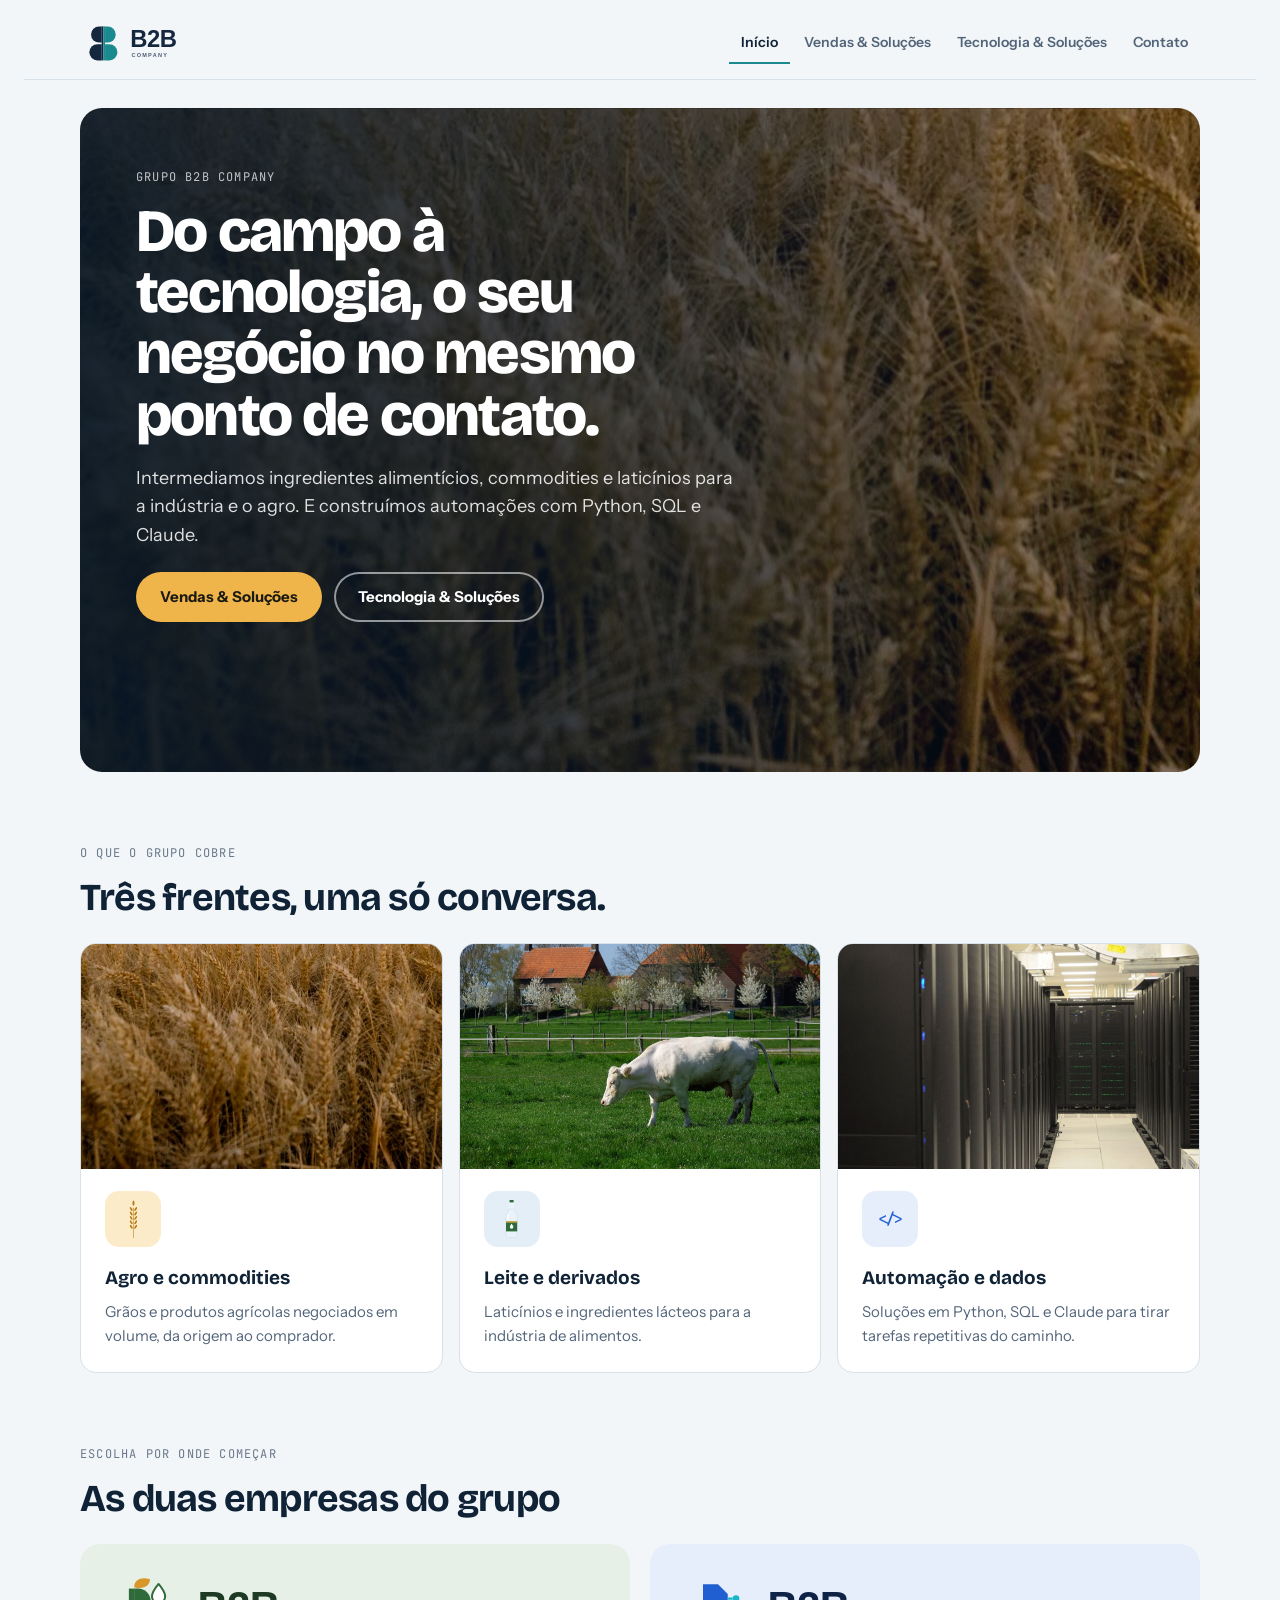
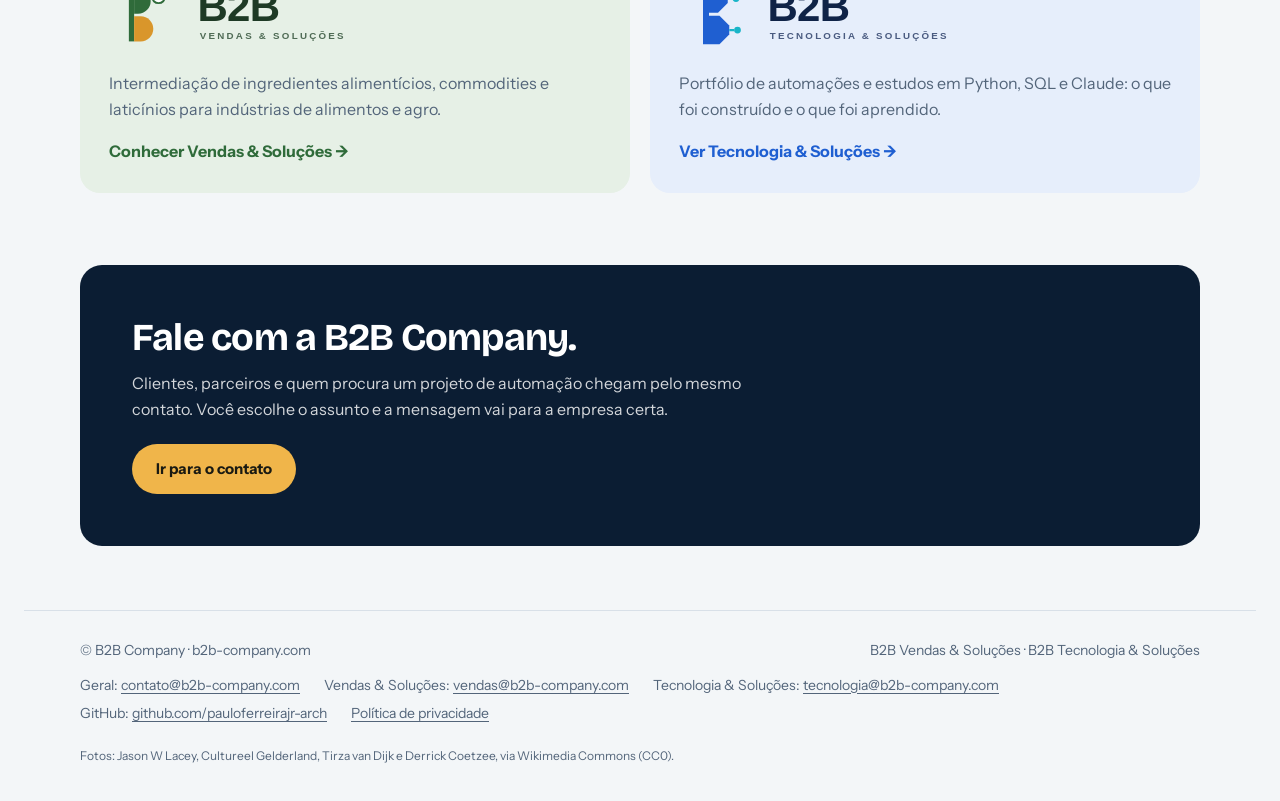
<file: index.html>
<!doctype html>
<html lang="pt-BR">
<head>
<meta charset="utf-8">
<meta name="viewport" content="width=device-width, initial-scale=1, viewport-fit=cover">
<title>B2B Company | Do campo à tecnologia</title>
<meta name="description" content="Grupo B2B Company: intermediação de ingredientes alimentícios, commodities e laticínios, e automações com Python, SQL e Claude.">
<link rel="canonical" href="https://b2b-company-site.pages.dev/">
<link rel="icon" href="/assets/favicon.svg" type="image/svg+xml">
<meta property="og:type" content="website">
<meta property="og:locale" content="pt_BR">
<meta property="og:site_name" content="B2B Company">
<meta property="og:title" content="B2B Company | Do campo à tecnologia">
<meta property="og:description" content="Grupo B2B Company: intermediação de ingredientes alimentícios, commodities e laticínios, e automações com Python, SQL e Claude.">
<meta property="og:url" content="https://b2b-company-site.pages.dev/">
<meta property="og:image" content="https://b2b-company-site.pages.dev/fotos/trigo.jpg">
<link rel="stylesheet" href="https://fonts.googleapis.com/css2?family=Bricolage+Grotesque:opsz,wght@12..96,500;12..96,700;12..96,800&family=Instrument+Sans:wght@400;500;600;700&family=JetBrains+Mono:wght@400;500&display=swap">
<link rel="stylesheet" href="/assets/css/site.css">
</head>
<body>
<svg width="0" height="0" style="position:absolute" aria-hidden="true"><defs>
<symbol id="wheat" viewBox="0 0 40 170"><path d="M20 170V34" stroke="currentColor" stroke-width="2.5" fill="none"/><ellipse cx="20" cy="14" rx="4.5" ry="12" fill="currentColor"/><ellipse cx="10" cy="40" rx="4" ry="10" transform="rotate(-32 10 40)" fill="currentColor"/><ellipse cx="30" cy="40" rx="4" ry="10" transform="rotate(32 30 40)" fill="currentColor"/><ellipse cx="10" cy="60" rx="4" ry="10" transform="rotate(-32 10 60)" fill="currentColor"/><ellipse cx="30" cy="60" rx="4" ry="10" transform="rotate(32 30 60)" fill="currentColor"/><ellipse cx="10" cy="80" rx="4" ry="10" transform="rotate(-32 10 80)" fill="currentColor"/><ellipse cx="30" cy="80" rx="4" ry="10" transform="rotate(32 30 80)" fill="currentColor"/><ellipse cx="10" cy="100" rx="4" ry="10" transform="rotate(-32 10 100)" fill="currentColor"/><ellipse cx="30" cy="100" rx="4" ry="10" transform="rotate(32 30 100)" fill="currentColor"/><ellipse cx="10" cy="120" rx="4" ry="10" transform="rotate(-32 10 120)" fill="currentColor"/><ellipse cx="30" cy="120" rx="4" ry="10" transform="rotate(32 30 120)" fill="currentColor"/></symbol>
<symbol id="bottle" viewBox="0 0 60 150"><rect x="22" y="0" width="16" height="11" rx="2" fill="#2F6B3A"/><rect x="20" y="10" width="20" height="26" fill="#EAF3FA"/><path d="M20 36C20 47 8 49 8 63V138Q8 148 18 148H42Q52 148 52 138V63C52 49 40 47 40 36Z" fill="#EAF3FA" stroke="#BFD6E6" stroke-width="1.5"/><rect x="8" y="84" width="44" height="40" fill="#2F6B3A"/><rect x="8" y="84" width="44" height="5" fill="#F0B54A"/><path d="M30 94C30 94 23 102 23 107A7 7 0 0 0 37 107C37 102 30 94 30 94Z" fill="#fff"/><rect x="13" y="58" width="5" height="22" rx="2.5" fill="#fff"/></symbol>
<symbol id="drop" viewBox="0 0 20 28"><path d="M10 1C10 1 1 12 1 18A9 9 0 0 0 19 18C19 12 10 1 10 1Z" fill="#fff"/></symbol>
</defs></svg>
<header><div class="wrap"><a href="/" class="brand lg" aria-label="B2B Company, início"><span class="on-l"><svg xmlns="http://www.w3.org/2000/svg" viewBox="0 0 400 110" width="400" height="110" role="img" aria-label="B2B COMPANY">
<g transform="translate(5 5)">
<rect x="46" y="10" width="4" height="80" fill="#14273F"/><rect x="50" y="10" width="4" height="80" fill="#1B8A8F"/>
<path d="M54 10 H60 A19 19 0 0 1 60 48 H54 Z" fill="#1B8A8F"/><path d="M54 52 H64 A19 19 0 0 1 64 90 H54 Z" fill="#1B8A8F"/>
<g transform="translate(100 0) scale(-1 1)"><path d="M54 10 H60 A19 19 0 0 1 60 48 H54 Z" fill="#14273F"/><path d="M54 52 H64 A19 19 0 0 1 64 90 H54 Z" fill="#14273F"/></g></g>
<text x="118" y="64" font-family="'Helvetica Neue',Helvetica,Arial,sans-serif" font-size="56" font-weight="800" letter-spacing="-1" fill="#14273F">B2B</text>
<text x="121" y="88" font-family="'Helvetica Neue',Helvetica,Arial,sans-serif" font-size="13" font-weight="600" letter-spacing="3" fill="#4A5B70">COMPANY</text>
</svg></span><span class="on-d"><svg xmlns="http://www.w3.org/2000/svg" viewBox="0 0 400 110" width="400" height="110" role="img" aria-label="B2B COMPANY">
<g transform="translate(5 5)">
<rect x="46" y="10" width="4" height="80" fill="#E8EEF5"/><rect x="50" y="10" width="4" height="80" fill="#3CC5C9"/>
<path d="M54 10 H60 A19 19 0 0 1 60 48 H54 Z" fill="#3CC5C9"/><path d="M54 52 H64 A19 19 0 0 1 64 90 H54 Z" fill="#3CC5C9"/>
<g transform="translate(100 0) scale(-1 1)"><path d="M54 10 H60 A19 19 0 0 1 60 48 H54 Z" fill="#E8EEF5"/><path d="M54 52 H64 A19 19 0 0 1 64 90 H54 Z" fill="#E8EEF5"/></g></g>
<text x="118" y="64" font-family="'Helvetica Neue',Helvetica,Arial,sans-serif" font-size="56" font-weight="800" letter-spacing="-1" fill="#FFFFFF">B2B</text>
<text x="121" y="88" font-family="'Helvetica Neue',Helvetica,Arial,sans-serif" font-size="13" font-weight="600" letter-spacing="3" fill="#9FB0C4">COMPANY</text>
</svg></span></a>
<nav aria-label="Principal"><a href="/" aria-current="page">Início</a><a href="/vendas/">Vendas &amp; Soluções</a><a href="/tecnologia/">Tecnologia &amp; Soluções</a><a href="/contato/">Contato</a></nav></div></header>

<main class="wrap">

<section class="view">
<div class="hero home">
<div class="txt">
<p class="eyebrow">Grupo B2B Company</p>
<h1>Do campo à tecnologia, o seu negócio no mesmo ponto de contato.</h1>
<p class="lead">Intermediamos ingredientes alimentícios, commodities e laticínios para a indústria e o agro. E construímos automações com Python, SQL e Claude.</p>
<div class="actions"><a class="btn amber" href="/vendas/">Vendas &amp; Soluções</a><a class="btn ghost" href="/tecnologia/">Tecnologia &amp; Soluções</a></div>
</div>
</div>

<div class="sec"><p class="eyebrow">O que o grupo cobre</p><h2>Três frentes, uma só conversa.</h2>
<div class="cards">
<div class="card hasimg"><img class="shot" src="/fotos/trigo.jpg" alt="" loading="lazy" width="1300" height="419"><div class="body"><div class="ico a"><svg viewBox="0 0 40 170" preserveAspectRatio="xMidYMid meet" style="height:38px;width:auto;color:currentColor"><use href="#wheat"/></svg></div><h3>Agro e commodities</h3><p>Grãos e produtos agrícolas negociados em volume, da origem ao comprador.</p></div></div>
<div class="card hasimg"><img class="shot" src="/fotos/vaca.jpg" alt="" loading="lazy" width="1300" height="866"><div class="body"><div class="ico m"><svg viewBox="0 0 60 150" style="height:38px;width:auto"><use href="#bottle"/></svg></div><h3>Leite e derivados</h3><p>Laticínios e ingredientes lácteos para a indústria de alimentos.</p></div></div>
<div class="card hasimg"><img class="shot" src="/fotos/servidores.jpg" alt="" loading="lazy" width="1300" height="697"><div class="body"><div class="ico k mono">&lt;/&gt;</div><h3>Automação e dados</h3><p>Soluções em Python, SQL e Claude para tirar tarefas repetitivas do caminho.</p></div></div>
</div></div>

<div class="sec"><p class="eyebrow">Escolha por onde começar</p><h2>As duas empresas do grupo</h2>
<div class="doors">
<a class="door v" href="/vendas/"><span class="lg"><span class="on-l"><svg xmlns="http://www.w3.org/2000/svg" viewBox="0 0 400 110" width="400" height="110" role="img" aria-label="B2B VENDAS &amp; SOLUÇÕES">
<g transform="translate(-14 12) scale(.88)">
<rect x="46" y="10" width="8" height="80" fill="#2F6B3A"/>
<path d="M54 10 H60 A19 19 0 0 1 60 48 H54 Z" fill="#2F6B3A"/><path d="M54 52 H64 A19 19 0 0 1 64 90 H54 Z" fill="#D9962B"/>
<path d="M54 8 C54 -4 66 -8 78 -4 C78 6 68 12 54 8 Z" fill="#D9962B"/>
<path d="M91 3 C91 3 81 15 81 22 A10 10 0 0 0 101 22 C101 15 91 3 91 3 Z" fill="#FFFFFF" stroke="#2F6B3A" stroke-width="3" stroke-linejoin="round"/></g>
<text x="118" y="64" font-family="'Helvetica Neue',Helvetica,Arial,sans-serif" font-size="56" font-weight="800" letter-spacing="-1" fill="#1E3A25">B2B</text>
<text x="121" y="88" font-family="'Helvetica Neue',Helvetica,Arial,sans-serif" font-size="13" font-weight="600" letter-spacing="3" fill="#4F6B55">VENDAS &amp; SOLUÇÕES</text>
</svg></span><span class="on-d"><svg xmlns="http://www.w3.org/2000/svg" viewBox="0 0 400 110" width="400" height="110" role="img" aria-label="B2B VENDAS &amp; SOLUÇÕES">
<g transform="translate(-14 12) scale(.88)">
<rect x="46" y="10" width="8" height="80" fill="#6CC47C"/>
<path d="M54 10 H60 A19 19 0 0 1 60 48 H54 Z" fill="#6CC47C"/><path d="M54 52 H64 A19 19 0 0 1 64 90 H54 Z" fill="#F0B54A"/>
<path d="M54 8 C54 -4 66 -8 78 -4 C78 6 68 12 54 8 Z" fill="#F0B54A"/>
<path d="M91 3 C91 3 81 15 81 22 A10 10 0 0 0 101 22 C101 15 91 3 91 3 Z" fill="#FFFFFF" stroke="#FFFFFF" stroke-width="3" stroke-linejoin="round"/></g>
<text x="118" y="64" font-family="'Helvetica Neue',Helvetica,Arial,sans-serif" font-size="56" font-weight="800" letter-spacing="-1" fill="#FFFFFF">B2B</text>
<text x="121" y="88" font-family="'Helvetica Neue',Helvetica,Arial,sans-serif" font-size="13" font-weight="600" letter-spacing="3" fill="#A8C4AE">VENDAS &amp; SOLUÇÕES</text>
</svg></span></span><p>Intermediação de ingredientes alimentícios, commodities e laticínios para indústrias de alimentos e agro.</p><span class="go">Conhecer Vendas &amp; Soluções →</span></a>
<a class="door t" href="/tecnologia/"><span class="lg"><span class="on-l"><svg xmlns="http://www.w3.org/2000/svg" viewBox="0 0 400 110" width="400" height="110" role="img" aria-label="B2B TECNOLOGIA &amp; SOLUÇÕES">
<g transform="translate(-14 5)">
<rect x="46" y="10" width="8" height="80" fill="#1F5FD1"/>
<path d="M54 10 H66 L79 23 V35 L66 48 H54 Z" fill="#1F5FD1"/><path d="M54 52 H68 L81 65 V77 L68 90 H54 Z" fill="#1F5FD1"/>
<circle cx="90" cy="29" r="4.5" fill="#19B5C8"/><circle cx="92" cy="71" r="4.5" fill="#19B5C8"/>
<path d="M79 29 H85.5 M81 71 H87.5" stroke="#19B5C8" stroke-width="3" fill="none"/></g>
<text x="118" y="64" font-family="'Helvetica Neue',Helvetica,Arial,sans-serif" font-size="56" font-weight="800" letter-spacing="-1" fill="#0F2347">B2B</text>
<text x="121" y="88" font-family="'Helvetica Neue',Helvetica,Arial,sans-serif" font-size="13" font-weight="600" letter-spacing="3" fill="#4A5B80">TECNOLOGIA &amp; SOLUÇÕES</text>
</svg></span><span class="on-d"><svg xmlns="http://www.w3.org/2000/svg" viewBox="0 0 400 110" width="400" height="110" role="img" aria-label="B2B TECNOLOGIA &amp; SOLUÇÕES">
<g transform="translate(-14 5)">
<rect x="46" y="10" width="8" height="80" fill="#5B8DFF"/>
<path d="M54 10 H66 L79 23 V35 L66 48 H54 Z" fill="#5B8DFF"/><path d="M54 52 H68 L81 65 V77 L68 90 H54 Z" fill="#5B8DFF"/>
<circle cx="90" cy="29" r="4.5" fill="#35D0E0"/><circle cx="92" cy="71" r="4.5" fill="#35D0E0"/>
<path d="M79 29 H85.5 M81 71 H87.5" stroke="#35D0E0" stroke-width="3" fill="none"/></g>
<text x="118" y="64" font-family="'Helvetica Neue',Helvetica,Arial,sans-serif" font-size="56" font-weight="800" letter-spacing="-1" fill="#FFFFFF">B2B</text>
<text x="121" y="88" font-family="'Helvetica Neue',Helvetica,Arial,sans-serif" font-size="13" font-weight="600" letter-spacing="3" fill="#9FB3D9">TECNOLOGIA &amp; SOLUÇÕES</text>
</svg></span></span><p>Portfólio de automações e estudos em Python, SQL e Claude: o que foi construído e o que foi aprendido.</p><span class="go">Ver Tecnologia &amp; Soluções →</span></a>
</div></div>

<div class="cta"><h2>Fale com a B2B Company.</h2><p>Clientes, parceiros e quem procura um projeto de automação chegam pelo mesmo contato. Você escolhe o assunto e a mensagem vai para a empresa certa.</p><div class="actions"><a class="btn amber" href="/contato/">Ir para o contato</a></div></div>
</section>
</main>
<footer><div class="wrap"><span>© B2B Company · b2b-company.com</span><span>B2B Vendas &amp; Soluções · B2B Tecnologia &amp; Soluções</span>
<ul class="fcontact" aria-label="Contatos"><li>Geral: <a href="mailto:contato@b2b-company.com">contato@b2b-company.com</a></li><li>Vendas &amp; Soluções: <a href="mailto:vendas@b2b-company.com">vendas@b2b-company.com</a></li><li>Tecnologia &amp; Soluções: <a href="mailto:tecnologia@b2b-company.com">tecnologia@b2b-company.com</a></li><li>GitHub: <a href="https://github.com/pauloferreirajr-arch" target="_blank" rel="noopener">github.com/pauloferreirajr-arch</a></li><li><a href="/privacidade/">Política de privacidade</a></li></ul>
<span class="credits" style="flex-basis:100%">Fotos: Jason W Lacey, Cultureel Gelderland, Tirza van Dijk e Derrick Coetzee, via Wikimedia Commons (CC0).</span></div></footer>
<script src="/assets/js/site.js" defer></script>
</body>
</html>
</file>
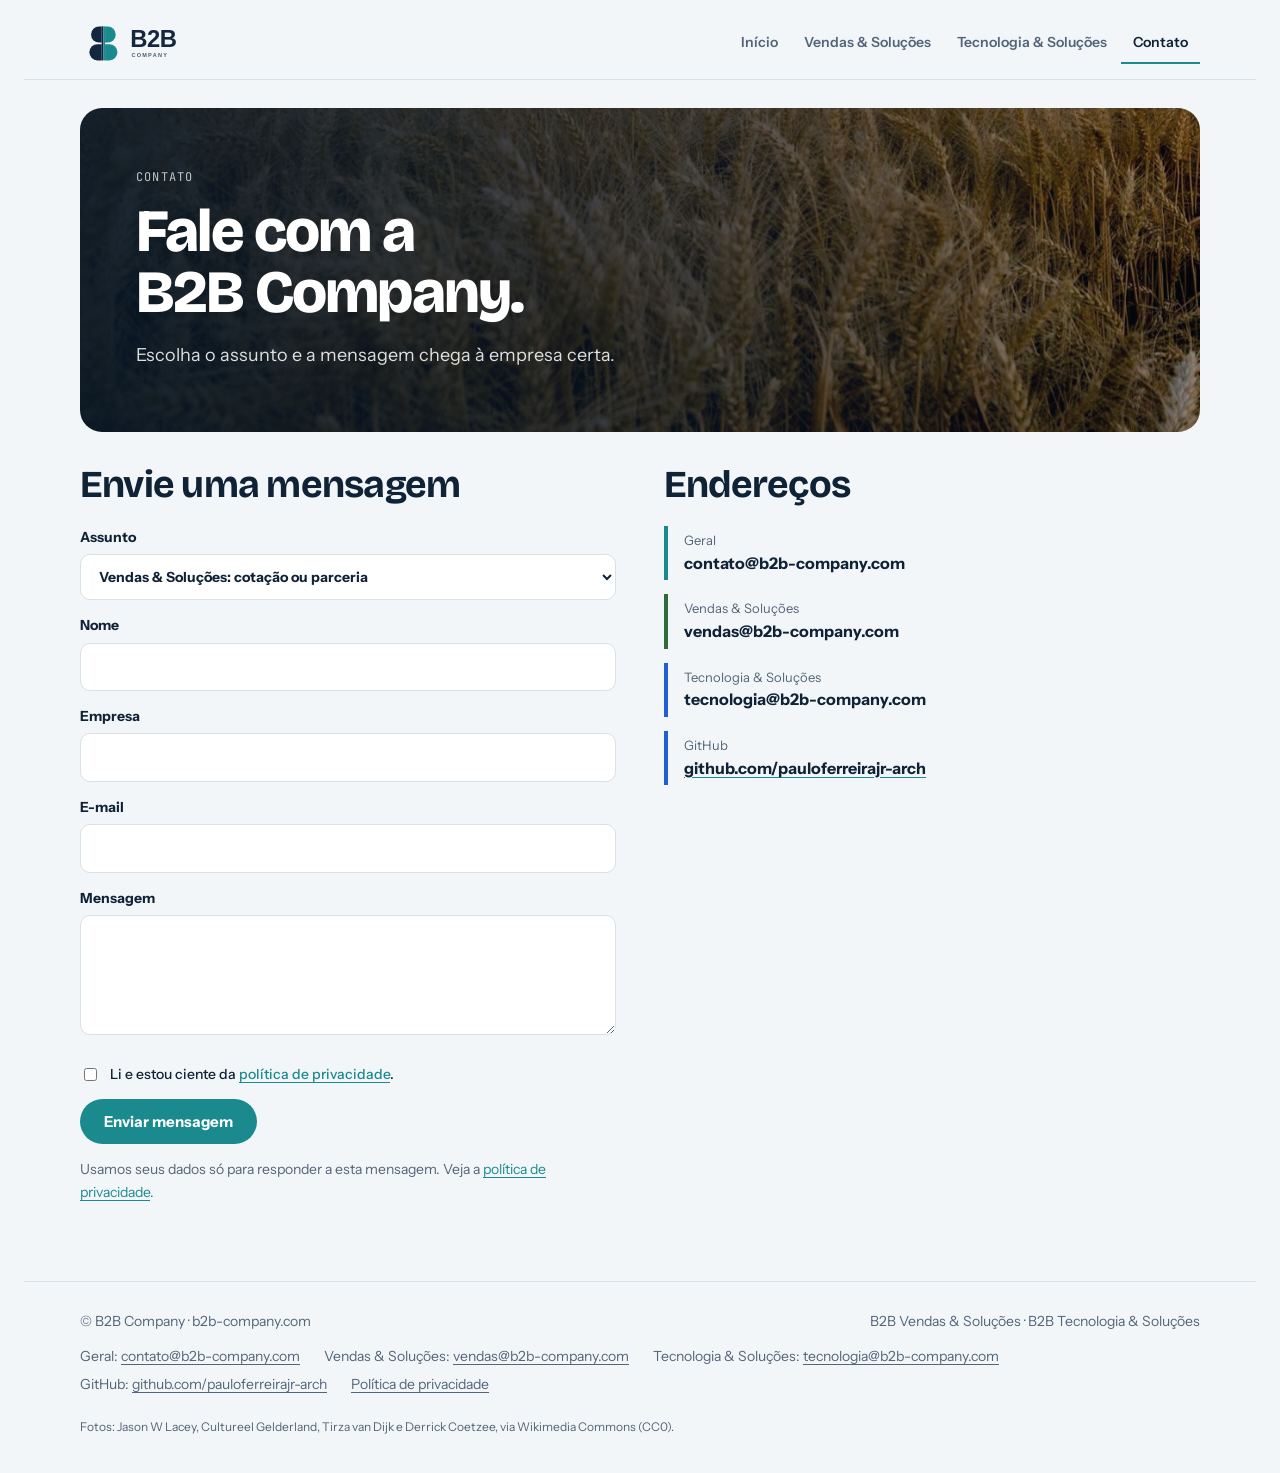
<file: contato/index.html>
<!doctype html>
<html lang="pt-BR">
<head>
<meta charset="utf-8">
<meta name="viewport" content="width=device-width, initial-scale=1, viewport-fit=cover">
<title>Contato | B2B Company</title>
<meta name="description" content="Fale com a B2B Company: escolha o assunto (vendas ou tecnologia) e a mensagem chega à empresa certa.">
<link rel="canonical" href="https://b2b-company-site.pages.dev/contato/">
<link rel="icon" href="/assets/favicon.svg" type="image/svg+xml">
<meta property="og:type" content="website">
<meta property="og:locale" content="pt_BR">
<meta property="og:site_name" content="B2B Company">
<meta property="og:title" content="Contato | B2B Company">
<meta property="og:description" content="Fale com a B2B Company: escolha o assunto (vendas ou tecnologia) e a mensagem chega à empresa certa.">
<meta property="og:url" content="https://b2b-company-site.pages.dev/contato/">
<meta property="og:image" content="https://b2b-company-site.pages.dev/fotos/trigo.jpg">
<link rel="stylesheet" href="https://fonts.googleapis.com/css2?family=Bricolage+Grotesque:opsz,wght@12..96,500;12..96,700;12..96,800&family=Instrument+Sans:wght@400;500;600;700&family=JetBrains+Mono:wght@400;500&display=swap">
<link rel="stylesheet" href="/assets/css/site.css">
</head>
<body>

<header><div class="wrap"><a href="/" class="brand lg" aria-label="B2B Company, início"><span class="on-l"><svg xmlns="http://www.w3.org/2000/svg" viewBox="0 0 400 110" width="400" height="110" role="img" aria-label="B2B COMPANY">
<g transform="translate(5 5)">
<rect x="46" y="10" width="4" height="80" fill="#14273F"/><rect x="50" y="10" width="4" height="80" fill="#1B8A8F"/>
<path d="M54 10 H60 A19 19 0 0 1 60 48 H54 Z" fill="#1B8A8F"/><path d="M54 52 H64 A19 19 0 0 1 64 90 H54 Z" fill="#1B8A8F"/>
<g transform="translate(100 0) scale(-1 1)"><path d="M54 10 H60 A19 19 0 0 1 60 48 H54 Z" fill="#14273F"/><path d="M54 52 H64 A19 19 0 0 1 64 90 H54 Z" fill="#14273F"/></g></g>
<text x="118" y="64" font-family="'Helvetica Neue',Helvetica,Arial,sans-serif" font-size="56" font-weight="800" letter-spacing="-1" fill="#14273F">B2B</text>
<text x="121" y="88" font-family="'Helvetica Neue',Helvetica,Arial,sans-serif" font-size="13" font-weight="600" letter-spacing="3" fill="#4A5B70">COMPANY</text>
</svg></span><span class="on-d"><svg xmlns="http://www.w3.org/2000/svg" viewBox="0 0 400 110" width="400" height="110" role="img" aria-label="B2B COMPANY">
<g transform="translate(5 5)">
<rect x="46" y="10" width="4" height="80" fill="#E8EEF5"/><rect x="50" y="10" width="4" height="80" fill="#3CC5C9"/>
<path d="M54 10 H60 A19 19 0 0 1 60 48 H54 Z" fill="#3CC5C9"/><path d="M54 52 H64 A19 19 0 0 1 64 90 H54 Z" fill="#3CC5C9"/>
<g transform="translate(100 0) scale(-1 1)"><path d="M54 10 H60 A19 19 0 0 1 60 48 H54 Z" fill="#E8EEF5"/><path d="M54 52 H64 A19 19 0 0 1 64 90 H54 Z" fill="#E8EEF5"/></g></g>
<text x="118" y="64" font-family="'Helvetica Neue',Helvetica,Arial,sans-serif" font-size="56" font-weight="800" letter-spacing="-1" fill="#FFFFFF">B2B</text>
<text x="121" y="88" font-family="'Helvetica Neue',Helvetica,Arial,sans-serif" font-size="13" font-weight="600" letter-spacing="3" fill="#9FB0C4">COMPANY</text>
</svg></span></a>
<nav aria-label="Principal"><a href="/">Início</a><a href="/vendas/">Vendas &amp; Soluções</a><a href="/tecnologia/">Tecnologia &amp; Soluções</a><a href="/contato/" aria-current="page">Contato</a></nav></div></header>

<main class="wrap">

<section class="view">
<div class="hero home" style="padding-bottom:clamp(28px,5vw,48px)"><div class="txt" style="padding-bottom:0"><p class="eyebrow">Contato</p><h1>Fale com a B2B Company.</h1><p class="lead">Escolha o assunto e a mensagem chega à empresa certa.</p></div></div>
<div class="contact">
<div>
<h2>Envie uma mensagem</h2>
<form id="f" novalidate>
<label for="assunto">Assunto<select id="assunto" name="assunto" required><option value="vendas">Vendas &amp; Soluções: cotação ou parceria</option><option value="tecnologia">Tecnologia &amp; Soluções: projeto ou automação</option><option value="outro">Outro assunto</option></select></label>
<label for="nome">Nome<input id="nome" name="nome" autocomplete="name" required maxlength="100"></label>
<label for="empresa">Empresa<input id="empresa" name="empresa" autocomplete="organization" maxlength="120"></label>
<label for="email">E-mail<input id="email" name="email" type="email" autocomplete="email" required maxlength="254"></label>
<label for="msg">Mensagem<textarea id="msg" name="mensagem" required minlength="10" maxlength="5000"></textarea></label>
<div class="hp" aria-hidden="true"><label>Não preencha<input name="site" tabindex="-1" autocomplete="off"></label></div>
<div class="cf-turnstile" data-sitekey="0x4AAAAAAFyku5v0M7Njr4_v" data-language="pt-br"></div>
<label class="check" for="ciente"><input id="ciente" name="ciente" type="checkbox" required><span>Li e estou ciente da <a href="/privacidade/">política de privacidade</a>.</span></label>
<div><button class="btn" type="submit">Enviar mensagem</button></div>
<p class="note">Usamos seus dados só para responder a esta mensagem. Veja a <a href="/privacidade/">política de privacidade</a>.</p>
<p class="note" id="fb" role="status" aria-live="polite" hidden></p>
</form></div>
<div>
<h2>Endereços</h2>
<div class="addr">
<div><small>Geral</small><b>contato@b2b-company.com</b></div>
<div class="v"><small>Vendas &amp; Soluções</small><b>vendas@b2b-company.com</b></div>
<div class="t"><small>Tecnologia &amp; Soluções</small><b>tecnologia@b2b-company.com</b></div>
<div class="t"><small>GitHub</small><b><a href="https://github.com/pauloferreirajr-arch" target="_blank" rel="noopener">github.com/pauloferreirajr-arch</a></b></div>
</div></div></div>
</section>
</main>
<footer><div class="wrap"><span>© B2B Company · b2b-company.com</span><span>B2B Vendas &amp; Soluções · B2B Tecnologia &amp; Soluções</span>
<ul class="fcontact" aria-label="Contatos"><li>Geral: <a href="mailto:contato@b2b-company.com">contato@b2b-company.com</a></li><li>Vendas &amp; Soluções: <a href="mailto:vendas@b2b-company.com">vendas@b2b-company.com</a></li><li>Tecnologia &amp; Soluções: <a href="mailto:tecnologia@b2b-company.com">tecnologia@b2b-company.com</a></li><li>GitHub: <a href="https://github.com/pauloferreirajr-arch" target="_blank" rel="noopener">github.com/pauloferreirajr-arch</a></li><li><a href="/privacidade/">Política de privacidade</a></li></ul>
<span class="credits" style="flex-basis:100%">Fotos: Jason W Lacey, Cultureel Gelderland, Tirza van Dijk e Derrick Coetzee, via Wikimedia Commons (CC0).</span></div></footer>
<script src="https://challenges.cloudflare.com/turnstile/v0/api.js" async defer></script>
<script src="/assets/js/site.js" defer></script>
</body>
</html>
</file>
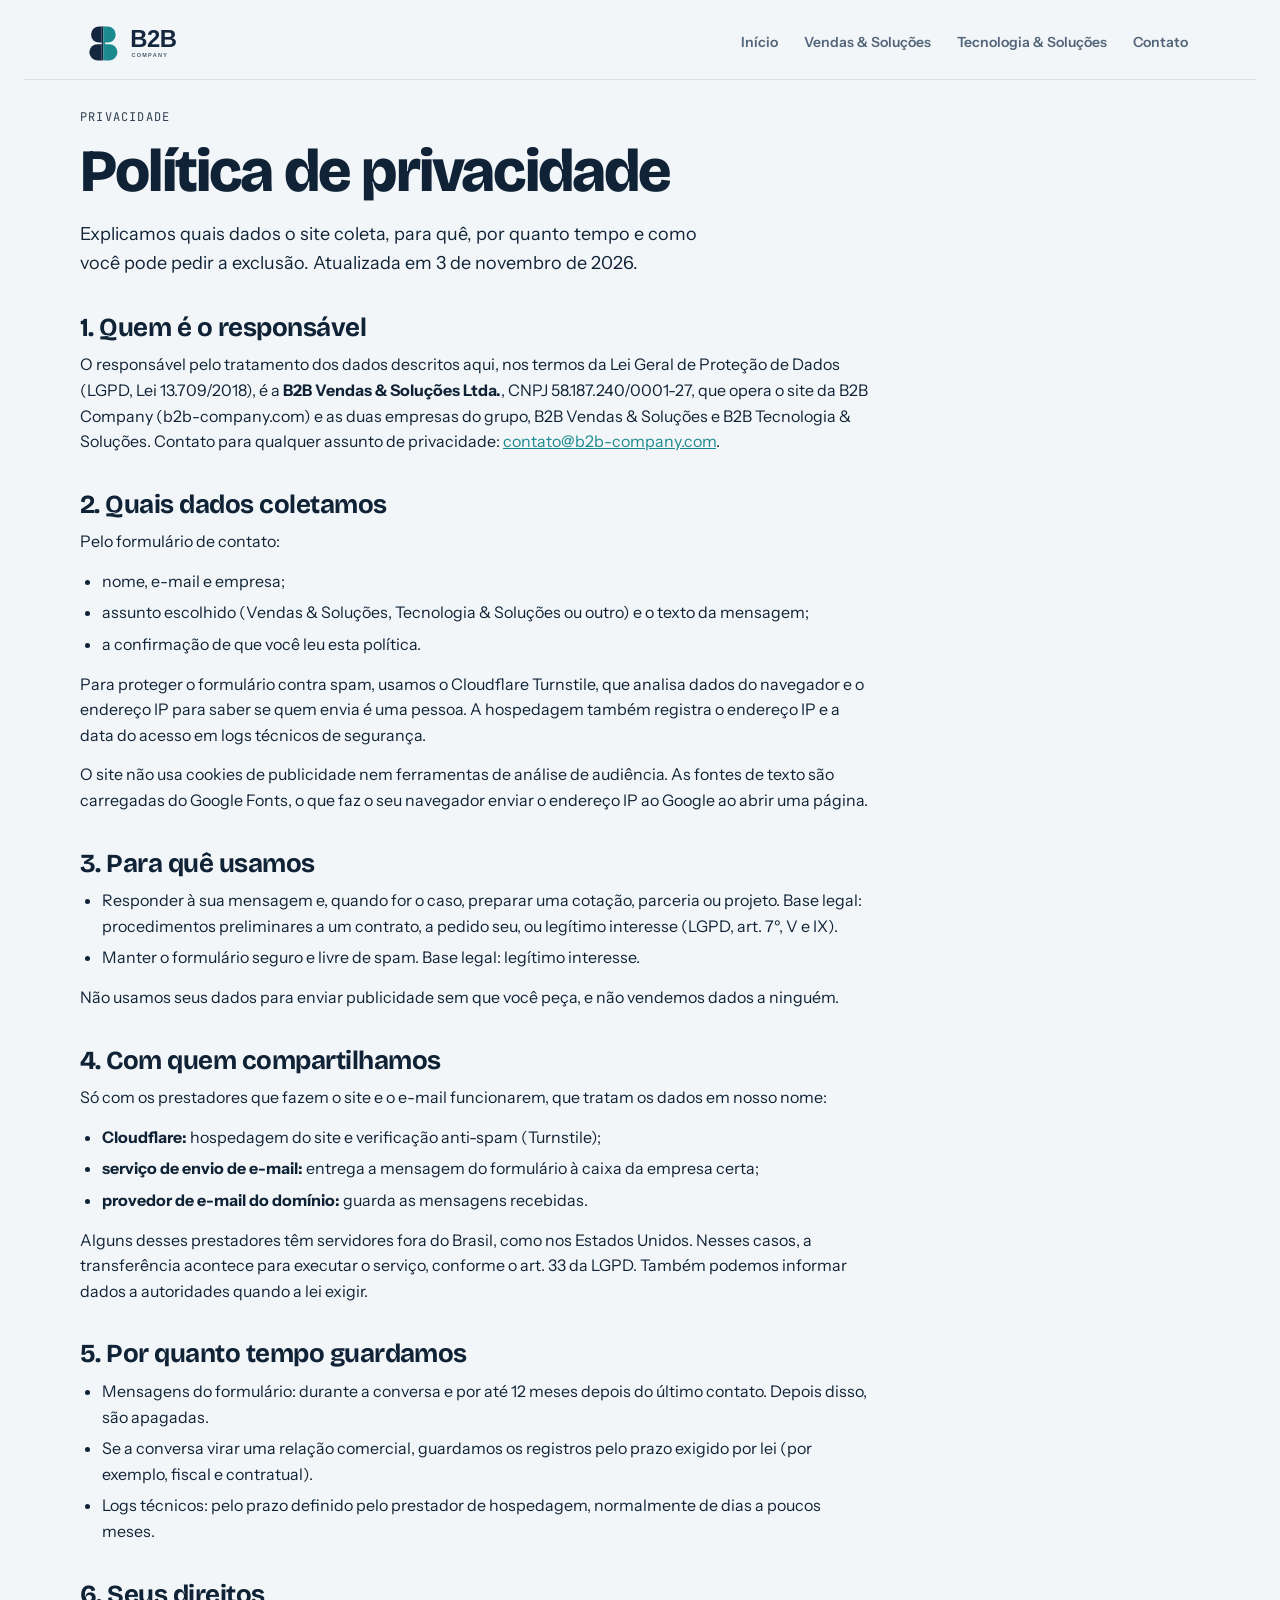
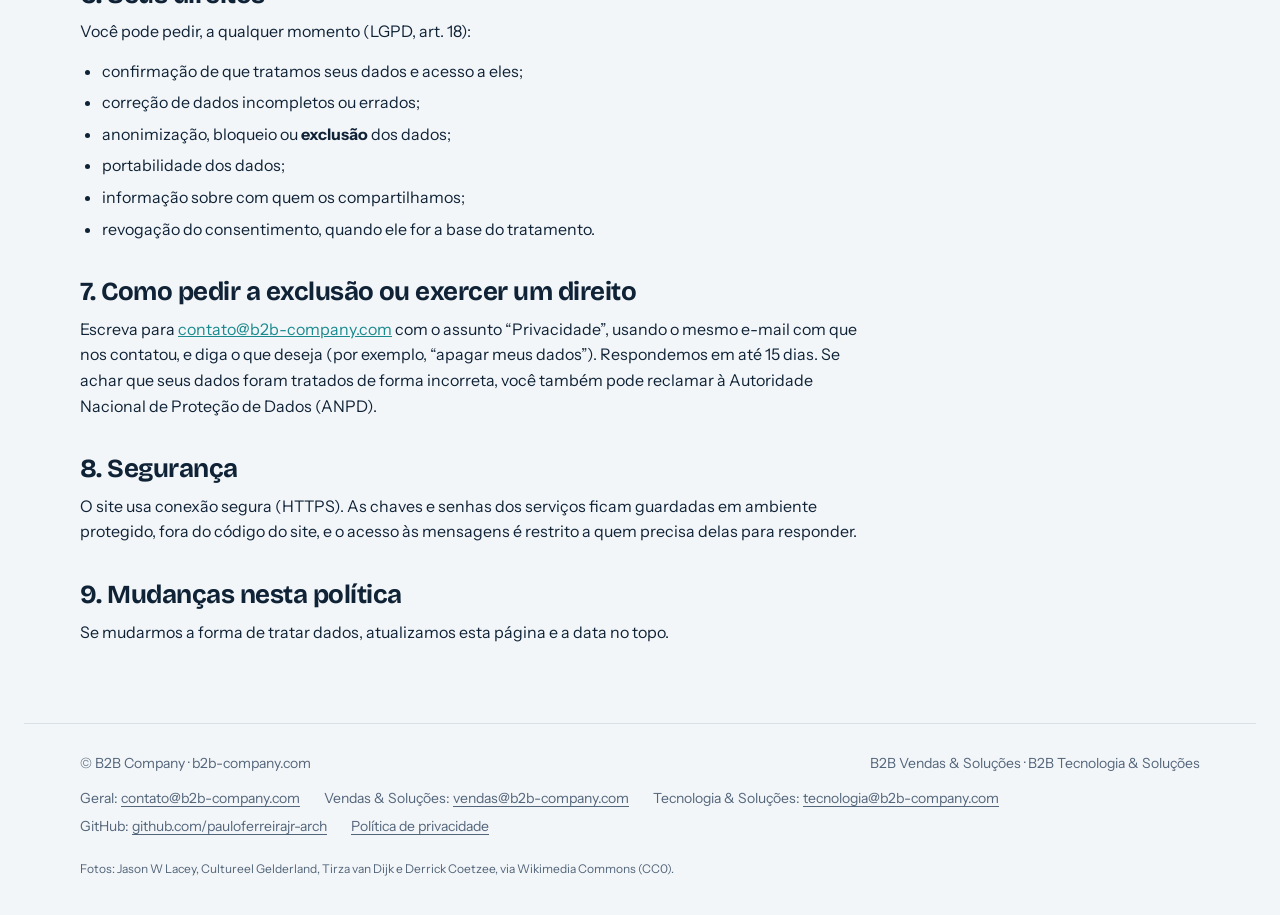
<file: privacidade/index.html>
<!doctype html>
<html lang="pt-BR">
<head>
<meta charset="utf-8">
<meta name="viewport" content="width=device-width, initial-scale=1, viewport-fit=cover">
<title>Política de privacidade | B2B Company</title>
<meta name="description" content="Quais dados o site da B2B Company coleta, para quê, por quanto tempo e como pedir a exclusão (LGPD).">
<link rel="canonical" href="https://b2b-company-site.pages.dev/privacidade/">
<link rel="icon" href="/assets/favicon.svg" type="image/svg+xml">
<meta property="og:type" content="website">
<meta property="og:locale" content="pt_BR">
<meta property="og:site_name" content="B2B Company">
<meta property="og:title" content="Política de privacidade | B2B Company">
<meta property="og:description" content="Quais dados o site da B2B Company coleta, para quê, por quanto tempo e como pedir a exclusão (LGPD).">
<meta property="og:url" content="https://b2b-company-site.pages.dev/privacidade/">
<meta property="og:image" content="https://b2b-company-site.pages.dev/fotos/trigo.jpg">
<link rel="stylesheet" href="https://fonts.googleapis.com/css2?family=Bricolage+Grotesque:opsz,wght@12..96,500;12..96,700;12..96,800&family=Instrument+Sans:wght@400;500;600;700&family=JetBrains+Mono:wght@400;500&display=swap">
<link rel="stylesheet" href="/assets/css/site.css">
</head>
<body>

<header><div class="wrap"><a href="/" class="brand lg" aria-label="B2B Company, início"><span class="on-l"><svg xmlns="http://www.w3.org/2000/svg" viewBox="0 0 400 110" width="400" height="110" role="img" aria-label="B2B COMPANY">
<g transform="translate(5 5)">
<rect x="46" y="10" width="4" height="80" fill="#14273F"/><rect x="50" y="10" width="4" height="80" fill="#1B8A8F"/>
<path d="M54 10 H60 A19 19 0 0 1 60 48 H54 Z" fill="#1B8A8F"/><path d="M54 52 H64 A19 19 0 0 1 64 90 H54 Z" fill="#1B8A8F"/>
<g transform="translate(100 0) scale(-1 1)"><path d="M54 10 H60 A19 19 0 0 1 60 48 H54 Z" fill="#14273F"/><path d="M54 52 H64 A19 19 0 0 1 64 90 H54 Z" fill="#14273F"/></g></g>
<text x="118" y="64" font-family="'Helvetica Neue',Helvetica,Arial,sans-serif" font-size="56" font-weight="800" letter-spacing="-1" fill="#14273F">B2B</text>
<text x="121" y="88" font-family="'Helvetica Neue',Helvetica,Arial,sans-serif" font-size="13" font-weight="600" letter-spacing="3" fill="#4A5B70">COMPANY</text>
</svg></span><span class="on-d"><svg xmlns="http://www.w3.org/2000/svg" viewBox="0 0 400 110" width="400" height="110" role="img" aria-label="B2B COMPANY">
<g transform="translate(5 5)">
<rect x="46" y="10" width="4" height="80" fill="#E8EEF5"/><rect x="50" y="10" width="4" height="80" fill="#3CC5C9"/>
<path d="M54 10 H60 A19 19 0 0 1 60 48 H54 Z" fill="#3CC5C9"/><path d="M54 52 H64 A19 19 0 0 1 64 90 H54 Z" fill="#3CC5C9"/>
<g transform="translate(100 0) scale(-1 1)"><path d="M54 10 H60 A19 19 0 0 1 60 48 H54 Z" fill="#E8EEF5"/><path d="M54 52 H64 A19 19 0 0 1 64 90 H54 Z" fill="#E8EEF5"/></g></g>
<text x="118" y="64" font-family="'Helvetica Neue',Helvetica,Arial,sans-serif" font-size="56" font-weight="800" letter-spacing="-1" fill="#FFFFFF">B2B</text>
<text x="121" y="88" font-family="'Helvetica Neue',Helvetica,Arial,sans-serif" font-size="13" font-weight="600" letter-spacing="3" fill="#9FB0C4">COMPANY</text>
</svg></span></a>
<nav aria-label="Principal"><a href="/">Início</a><a href="/vendas/">Vendas &amp; Soluções</a><a href="/tecnologia/">Tecnologia &amp; Soluções</a><a href="/contato/">Contato</a></nav></div></header>

<main class="wrap">

<section class="view"><p class="eyebrow">Privacidade</p><h1>Política de privacidade</h1>
<p class="lead">Explicamos quais dados o site coleta, para quê, por quanto tempo e como você pode pedir a exclusão. Atualizada em 3 de novembro de 2026.</p>
<div class="prose">
<h2>1. Quem é o responsável</h2>
<p>O responsável pelo tratamento dos dados descritos aqui, nos termos da Lei Geral de Proteção de Dados (LGPD, Lei 13.709/2018), é a <strong>B2B Vendas &amp; Soluções Ltda.</strong>, CNPJ 58.187.240/0001-27, que opera o site da B2B Company (b2b-company.com) e as duas empresas do grupo, B2B Vendas &amp; Soluções e B2B Tecnologia &amp; Soluções. Contato para qualquer assunto de privacidade: <a href="mailto:contato@b2b-company.com">contato@b2b-company.com</a>.</p>
<h2>2. Quais dados coletamos</h2>
<p>Pelo formulário de contato:</p>
<ul><li>nome, e-mail e empresa;</li><li>assunto escolhido (Vendas &amp; Soluções, Tecnologia &amp; Soluções ou outro) e o texto da mensagem;</li><li>a confirmação de que você leu esta política.</li></ul>
<p>Para proteger o formulário contra spam, usamos o Cloudflare Turnstile, que analisa dados do navegador e o endereço IP para saber se quem envia é uma pessoa. A hospedagem também registra o endereço IP e a data do acesso em logs técnicos de segurança.</p>
<p>O site não usa cookies de publicidade nem ferramentas de análise de audiência. As fontes de texto são carregadas do Google Fonts, o que faz o seu navegador enviar o endereço IP ao Google ao abrir uma página.</p>
<h2>3. Para quê usamos</h2>
<ul><li>Responder à sua mensagem e, quando for o caso, preparar uma cotação, parceria ou projeto. Base legal: procedimentos preliminares a um contrato, a pedido seu, ou legítimo interesse (LGPD, art. 7º, V e IX).</li><li>Manter o formulário seguro e livre de spam. Base legal: legítimo interesse.</li></ul>
<p>Não usamos seus dados para enviar publicidade sem que você peça, e não vendemos dados a ninguém.</p>
<h2>4. Com quem compartilhamos</h2>
<p>Só com os prestadores que fazem o site e o e-mail funcionarem, que tratam os dados em nosso nome:</p>
<ul><li><strong>Cloudflare:</strong> hospedagem do site e verificação anti-spam (Turnstile);</li><li><strong>serviço de envio de e-mail:</strong> entrega a mensagem do formulário à caixa da empresa certa;</li><li><strong>provedor de e-mail do domínio:</strong> guarda as mensagens recebidas.</li></ul>
<p>Alguns desses prestadores têm servidores fora do Brasil, como nos Estados Unidos. Nesses casos, a transferência acontece para executar o serviço, conforme o art. 33 da LGPD. Também podemos informar dados a autoridades quando a lei exigir.</p>
<h2>5. Por quanto tempo guardamos</h2>
<ul><li>Mensagens do formulário: durante a conversa e por até 12 meses depois do último contato. Depois disso, são apagadas.</li><li>Se a conversa virar uma relação comercial, guardamos os registros pelo prazo exigido por lei (por exemplo, fiscal e contratual).</li><li>Logs técnicos: pelo prazo definido pelo prestador de hospedagem, normalmente de dias a poucos meses.</li></ul>
<h2>6. Seus direitos</h2>
<p>Você pode pedir, a qualquer momento (LGPD, art. 18):</p>
<ul><li>confirmação de que tratamos seus dados e acesso a eles;</li><li>correção de dados incompletos ou errados;</li><li>anonimização, bloqueio ou <strong>exclusão</strong> dos dados;</li><li>portabilidade dos dados;</li><li>informação sobre com quem os compartilhamos;</li><li>revogação do consentimento, quando ele for a base do tratamento.</li></ul>
<h2>7. Como pedir a exclusão ou exercer um direito</h2>
<p>Escreva para <a href="mailto:contato@b2b-company.com?subject=Privacidade">contato@b2b-company.com</a> com o assunto &ldquo;Privacidade&rdquo;, usando o mesmo e-mail com que nos contatou, e diga o que deseja (por exemplo, &ldquo;apagar meus dados&rdquo;). Respondemos em até 15 dias. Se achar que seus dados foram tratados de forma incorreta, você também pode reclamar à Autoridade Nacional de Proteção de Dados (ANPD).</p>
<h2>8. Segurança</h2>
<p>O site usa conexão segura (HTTPS). As chaves e senhas dos serviços ficam guardadas em ambiente protegido, fora do código do site, e o acesso às mensagens é restrito a quem precisa delas para responder.</p>
<h2>9. Mudanças nesta política</h2>
<p>Se mudarmos a forma de tratar dados, atualizamos esta página e a data no topo.</p>
</div></section>
</main>
<footer><div class="wrap"><span>© B2B Company · b2b-company.com</span><span>B2B Vendas &amp; Soluções · B2B Tecnologia &amp; Soluções</span>
<ul class="fcontact" aria-label="Contatos"><li>Geral: <a href="mailto:contato@b2b-company.com">contato@b2b-company.com</a></li><li>Vendas &amp; Soluções: <a href="mailto:vendas@b2b-company.com">vendas@b2b-company.com</a></li><li>Tecnologia &amp; Soluções: <a href="mailto:tecnologia@b2b-company.com">tecnologia@b2b-company.com</a></li><li>GitHub: <a href="https://github.com/pauloferreirajr-arch" target="_blank" rel="noopener">github.com/pauloferreirajr-arch</a></li><li><a href="/privacidade/">Política de privacidade</a></li></ul>
<span class="credits" style="flex-basis:100%">Fotos: Jason W Lacey, Cultureel Gelderland, Tirza van Dijk e Derrick Coetzee, via Wikimedia Commons (CC0).</span></div></footer>
<script src="/assets/js/site.js" defer></script>
</body>
</html>
</file>
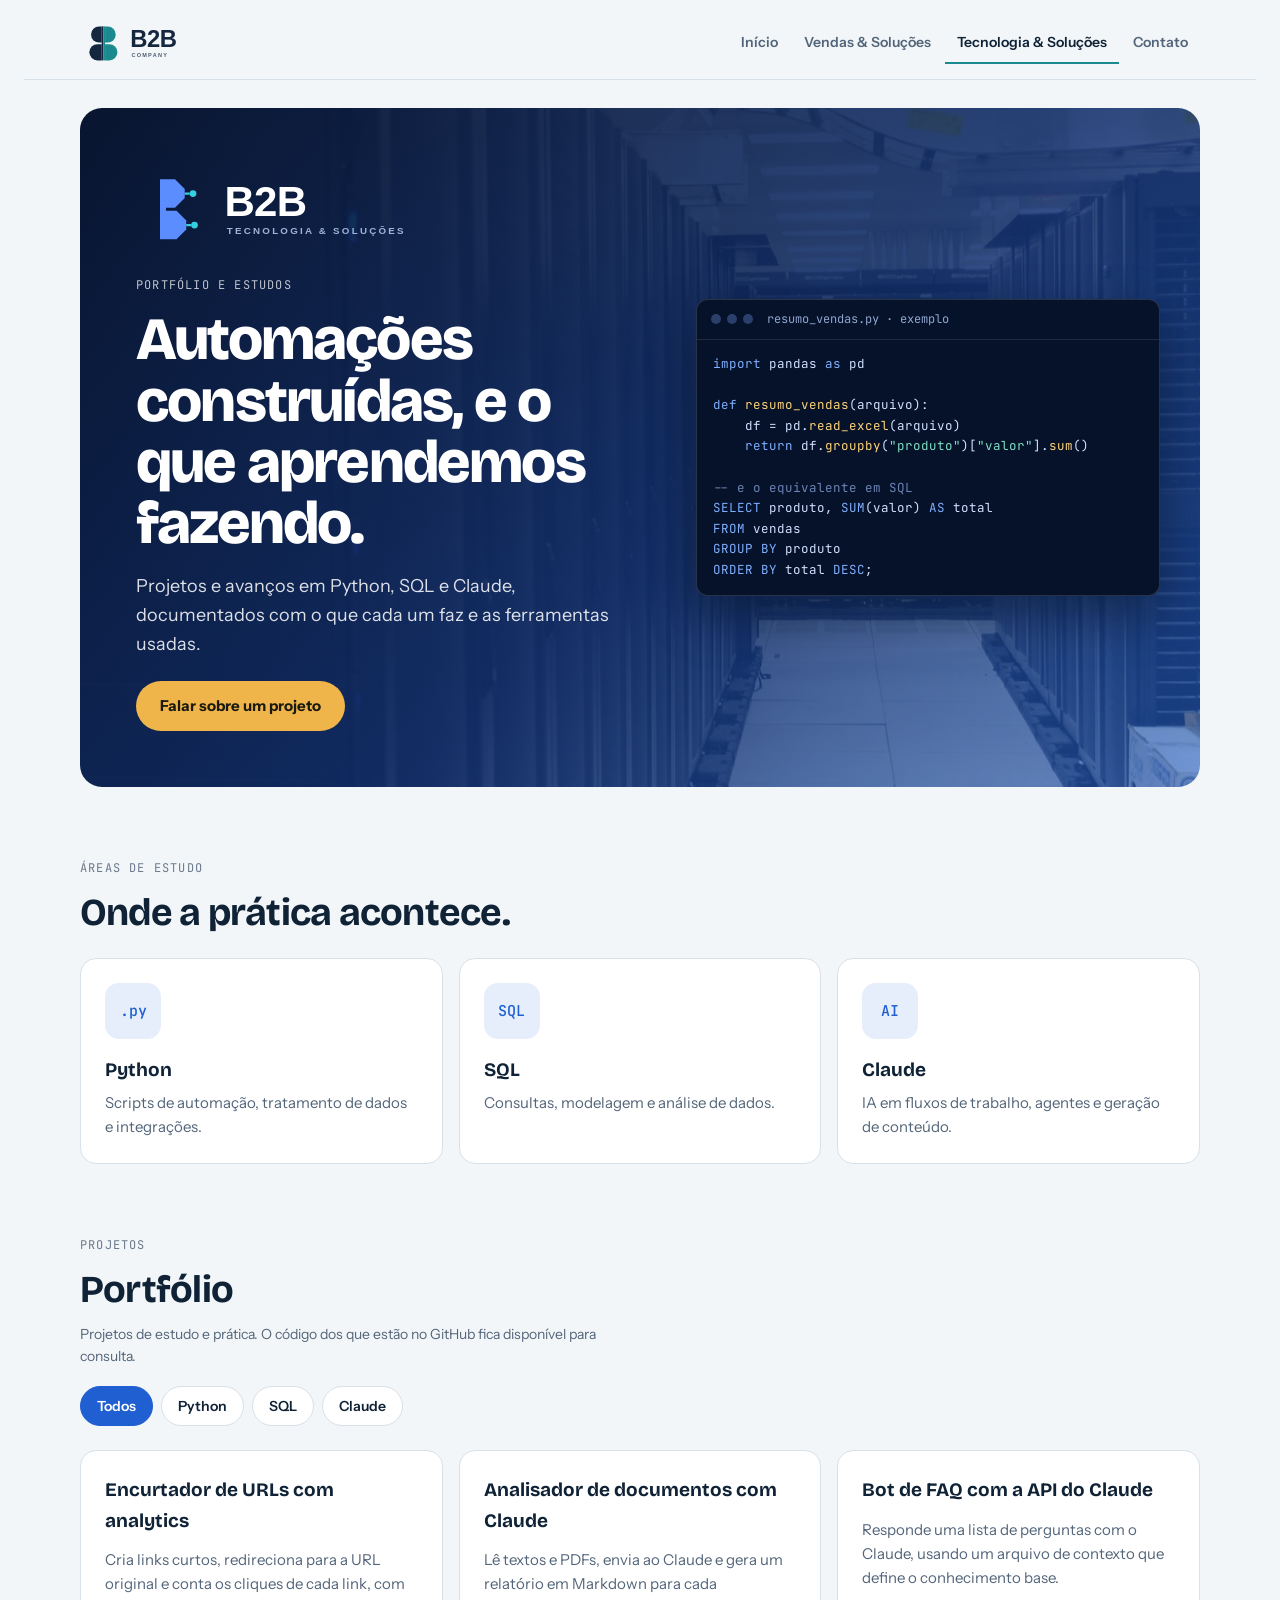
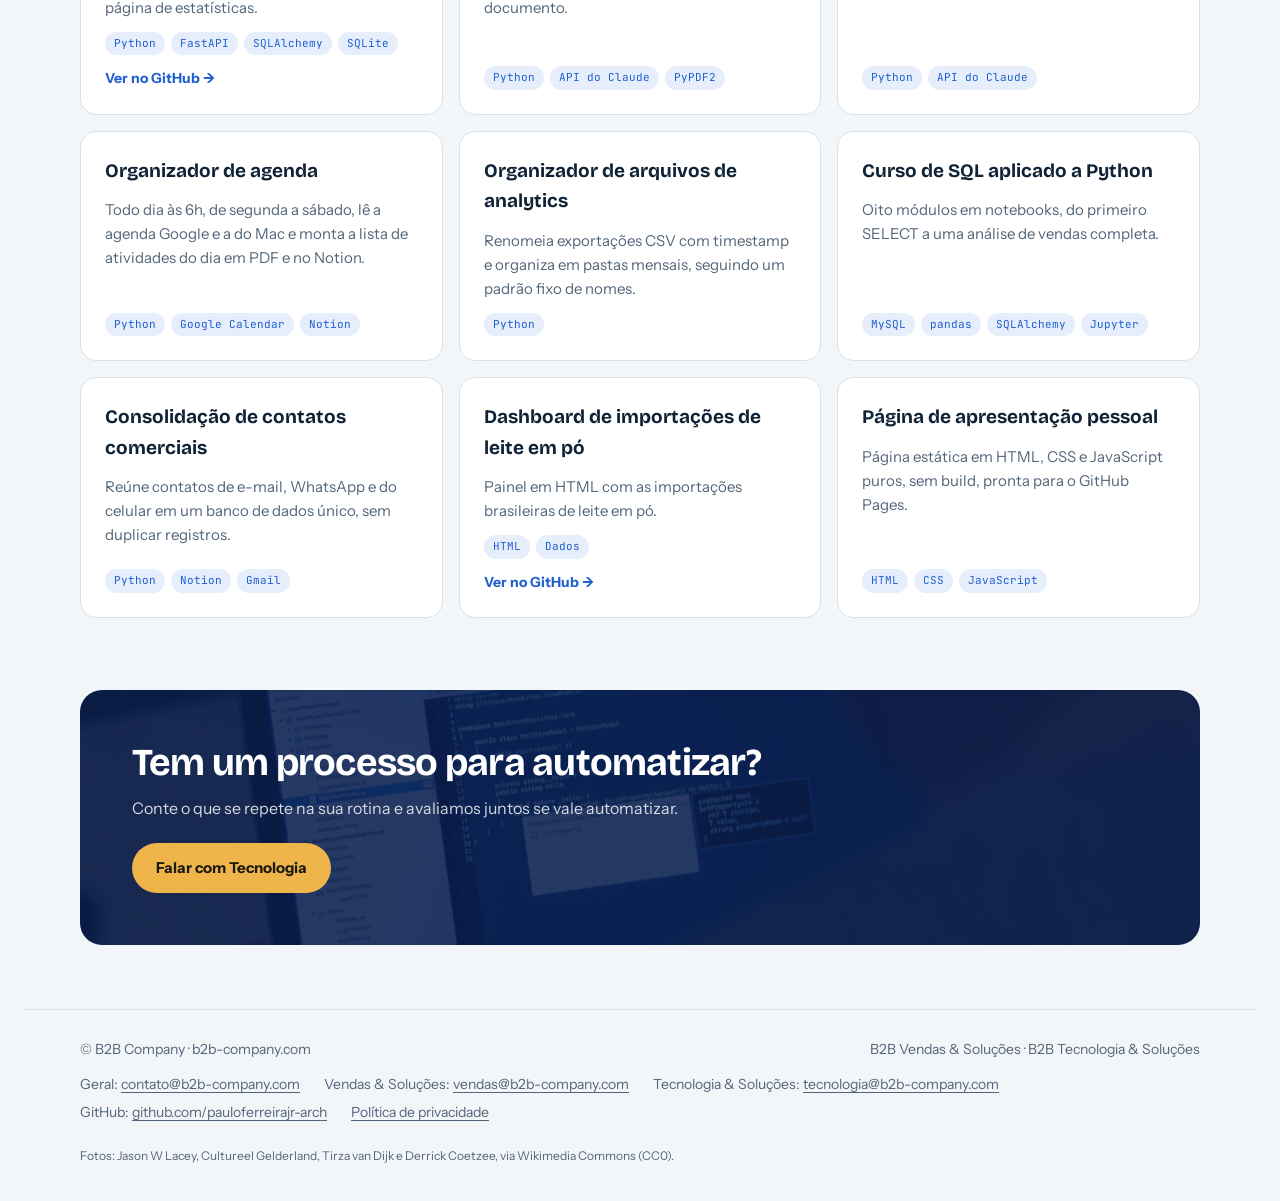
<file: tecnologia/index.html>
<!doctype html>
<html lang="pt-BR">
<head>
<meta charset="utf-8">
<meta name="viewport" content="width=device-width, initial-scale=1, viewport-fit=cover">
<title>B2B Tecnologia &amp; Soluções | Automações em Python, SQL e Claude</title>
<meta name="description" content="Portfólio de automações e estudos em Python, SQL e Claude: o que foi construído e o que foi aprendido.">
<link rel="canonical" href="https://b2b-company-site.pages.dev/tecnologia/">
<link rel="icon" href="/assets/favicon.svg" type="image/svg+xml">
<meta property="og:type" content="website">
<meta property="og:locale" content="pt_BR">
<meta property="og:site_name" content="B2B Company">
<meta property="og:title" content="B2B Tecnologia &amp; Soluções | Automações em Python, SQL e Claude">
<meta property="og:description" content="Portfólio de automações e estudos em Python, SQL e Claude: o que foi construído e o que foi aprendido.">
<meta property="og:url" content="https://b2b-company-site.pages.dev/tecnologia/">
<meta property="og:image" content="https://b2b-company-site.pages.dev/fotos/servidores.jpg">
<link rel="stylesheet" href="https://fonts.googleapis.com/css2?family=Bricolage+Grotesque:opsz,wght@12..96,500;12..96,700;12..96,800&family=Instrument+Sans:wght@400;500;600;700&family=JetBrains+Mono:wght@400;500&display=swap">
<link rel="stylesheet" href="/assets/css/site.css">
</head>
<body>

<header><div class="wrap"><a href="/" class="brand lg" aria-label="B2B Company, início"><span class="on-l"><svg xmlns="http://www.w3.org/2000/svg" viewBox="0 0 400 110" width="400" height="110" role="img" aria-label="B2B COMPANY">
<g transform="translate(5 5)">
<rect x="46" y="10" width="4" height="80" fill="#14273F"/><rect x="50" y="10" width="4" height="80" fill="#1B8A8F"/>
<path d="M54 10 H60 A19 19 0 0 1 60 48 H54 Z" fill="#1B8A8F"/><path d="M54 52 H64 A19 19 0 0 1 64 90 H54 Z" fill="#1B8A8F"/>
<g transform="translate(100 0) scale(-1 1)"><path d="M54 10 H60 A19 19 0 0 1 60 48 H54 Z" fill="#14273F"/><path d="M54 52 H64 A19 19 0 0 1 64 90 H54 Z" fill="#14273F"/></g></g>
<text x="118" y="64" font-family="'Helvetica Neue',Helvetica,Arial,sans-serif" font-size="56" font-weight="800" letter-spacing="-1" fill="#14273F">B2B</text>
<text x="121" y="88" font-family="'Helvetica Neue',Helvetica,Arial,sans-serif" font-size="13" font-weight="600" letter-spacing="3" fill="#4A5B70">COMPANY</text>
</svg></span><span class="on-d"><svg xmlns="http://www.w3.org/2000/svg" viewBox="0 0 400 110" width="400" height="110" role="img" aria-label="B2B COMPANY">
<g transform="translate(5 5)">
<rect x="46" y="10" width="4" height="80" fill="#E8EEF5"/><rect x="50" y="10" width="4" height="80" fill="#3CC5C9"/>
<path d="M54 10 H60 A19 19 0 0 1 60 48 H54 Z" fill="#3CC5C9"/><path d="M54 52 H64 A19 19 0 0 1 64 90 H54 Z" fill="#3CC5C9"/>
<g transform="translate(100 0) scale(-1 1)"><path d="M54 10 H60 A19 19 0 0 1 60 48 H54 Z" fill="#E8EEF5"/><path d="M54 52 H64 A19 19 0 0 1 64 90 H54 Z" fill="#E8EEF5"/></g></g>
<text x="118" y="64" font-family="'Helvetica Neue',Helvetica,Arial,sans-serif" font-size="56" font-weight="800" letter-spacing="-1" fill="#FFFFFF">B2B</text>
<text x="121" y="88" font-family="'Helvetica Neue',Helvetica,Arial,sans-serif" font-size="13" font-weight="600" letter-spacing="3" fill="#9FB0C4">COMPANY</text>
</svg></span></a>
<nav aria-label="Principal"><a href="/">Início</a><a href="/vendas/">Vendas &amp; Soluções</a><a href="/tecnologia/" aria-current="page">Tecnologia &amp; Soluções</a><a href="/contato/">Contato</a></nav></div></header>

<main class="wrap">

<section class="view">
<div class="hero t split">
<div class="txt">
<div class="brand-in lg"><span class="on-d" style="display:block"><svg xmlns="http://www.w3.org/2000/svg" viewBox="0 0 400 110" width="400" height="110" role="img" aria-label="B2B TECNOLOGIA &amp; SOLUÇÕES">
<g transform="translate(-14 5)">
<rect x="46" y="10" width="8" height="80" fill="#5B8DFF"/>
<path d="M54 10 H66 L79 23 V35 L66 48 H54 Z" fill="#5B8DFF"/><path d="M54 52 H68 L81 65 V77 L68 90 H54 Z" fill="#5B8DFF"/>
<circle cx="90" cy="29" r="4.5" fill="#35D0E0"/><circle cx="92" cy="71" r="4.5" fill="#35D0E0"/>
<path d="M79 29 H85.5 M81 71 H87.5" stroke="#35D0E0" stroke-width="3" fill="none"/></g>
<text x="118" y="64" font-family="'Helvetica Neue',Helvetica,Arial,sans-serif" font-size="56" font-weight="800" letter-spacing="-1" fill="#FFFFFF">B2B</text>
<text x="121" y="88" font-family="'Helvetica Neue',Helvetica,Arial,sans-serif" font-size="13" font-weight="600" letter-spacing="3" fill="#9FB3D9">TECNOLOGIA &amp; SOLUÇÕES</text>
</svg></span></div>
<p class="eyebrow">Portfólio e estudos</p>
<h1>Automações construídas, e o que aprendemos fazendo.</h1>
<p class="lead">Projetos e avanços em Python, SQL e Claude, documentados com o que cada um faz e as ferramentas usadas.</p>
<div class="actions"><a class="btn amber" href="/contato/">Falar sobre um projeto</a></div>
</div>
<div class="code" aria-label="Exemplo de código">
<div class="bar"><i></i><i></i><i></i><span style="margin-left:8px">resumo_vendas.py · exemplo</span></div>
<pre><span class="k">import</span> pandas <span class="k">as</span> pd

<span class="k">def</span> <span class="f">resumo_vendas</span>(arquivo):
    df = pd.<span class="f">read_excel</span>(arquivo)
    <span class="k">return</span> df.<span class="f">groupby</span>(<span class="s">"produto"</span>)[<span class="s">"valor"</span>].<span class="f">sum</span>()

<span class="c">-- e o equivalente em SQL</span>
<span class="k">SELECT</span> produto, <span class="k">SUM</span>(valor) <span class="k">AS</span> total
<span class="k">FROM</span> vendas
<span class="k">GROUP BY</span> produto
<span class="k">ORDER BY</span> total <span class="k">DESC</span>;</pre>
</div>
</div>

<div class="sec"><p class="eyebrow">Áreas de estudo</p><h2>Onde a prática acontece.</h2>
<div class="cards">
<div class="card"><div class="ico k mono">.py</div><h3>Python</h3><p>Scripts de automação, tratamento de dados e integrações.</p></div>
<div class="card"><div class="ico k mono">SQL</div><h3>SQL</h3><p>Consultas, modelagem e análise de dados.</p></div>
<div class="card"><div class="ico k mono">AI</div><h3>Claude</h3><p>IA em fluxos de trabalho, agentes e geração de conteúdo.</p></div>
</div></div>

<div class="sec"><p class="eyebrow">Projetos</p><h2>Portfólio</h2>
<p class="note">Projetos de estudo e prática. O código dos que estão no GitHub fica disponível para consulta.</p>
<div class="filters" role="group" aria-label="Filtrar projetos"><button class="fl" data-f="all" aria-pressed="true">Todos</button><button class="fl" data-f="python" aria-pressed="false">Python</button><button class="fl" data-f="sql" aria-pressed="false">SQL</button><button class="fl" data-f="claude" aria-pressed="false">Claude</button></div>
<div class="cards" id="pf">
<article class="pcard" data-areas="python sql"><h3>Encurtador de URLs com analytics</h3><p>Cria links curtos, redireciona para a URL original e conta os cliques de cada link, com página de estatísticas.</p><div class="chips"><span>Python</span><span>FastAPI</span><span>SQLAlchemy</span><span>SQLite</span></div><a class="plink" href="https://github.com/pauloferreirajr-arch/mini-saas-urls" target="_blank" rel="noopener">Ver no GitHub →</a></article>
<article class="pcard" data-areas="python claude"><h3>Analisador de documentos com Claude</h3><p>Lê textos e PDFs, envia ao Claude e gera um relatório em Markdown para cada documento.</p><div class="chips"><span>Python</span><span>API do Claude</span><span>PyPDF2</span></div></article>
<article class="pcard" data-areas="python claude"><h3>Bot de FAQ com a API do Claude</h3><p>Responde uma lista de perguntas com o Claude, usando um arquivo de contexto que define o conhecimento base.</p><div class="chips"><span>Python</span><span>API do Claude</span></div></article>
<article class="pcard" data-areas="python"><h3>Organizador de agenda</h3><p>Todo dia às 6h, de segunda a sábado, lê a agenda Google e a do Mac e monta a lista de atividades do dia em PDF e no Notion.</p><div class="chips"><span>Python</span><span>Google Calendar</span><span>Notion</span></div></article>
<article class="pcard" data-areas="python"><h3>Organizador de arquivos de analytics</h3><p>Renomeia exportações CSV com timestamp e organiza em pastas mensais, seguindo um padrão fixo de nomes.</p><div class="chips"><span>Python</span></div></article>
<article class="pcard" data-areas="sql python"><h3>Curso de SQL aplicado a Python</h3><p>Oito módulos em notebooks, do primeiro SELECT a uma análise de vendas completa.</p><div class="chips"><span>MySQL</span><span>pandas</span><span>SQLAlchemy</span><span>Jupyter</span></div></article>
<article class="pcard" data-areas="python claude"><h3>Consolidação de contatos comerciais</h3><p>Reúne contatos de e-mail, WhatsApp e do celular em um banco de dados único, sem duplicar registros.</p><div class="chips"><span>Python</span><span>Notion</span><span>Gmail</span></div></article>
<article class="pcard" data-areas=""><h3>Dashboard de importações de leite em pó</h3><p>Painel em HTML com as importações brasileiras de leite em pó.</p><div class="chips"><span>HTML</span><span>Dados</span></div><a class="plink" href="https://github.com/pauloferreirajr-arch/Dashboard.LPI.Mercosul" target="_blank" rel="noopener">Ver no GitHub →</a></article>
<article class="pcard" data-areas=""><h3>Página de apresentação pessoal</h3><p>Página estática em HTML, CSS e JavaScript puros, sem build, pronta para o GitHub Pages.</p><div class="chips"><span>HTML</span><span>CSS</span><span>JavaScript</span></div></article>
</div></div>

<div class="cta t"><h2>Tem um processo para automatizar?</h2><p>Conte o que se repete na sua rotina e avaliamos juntos se vale automatizar.</p><div class="actions"><a class="btn amber" href="/contato/">Falar com Tecnologia</a></div></div>
</section>
</main>
<footer><div class="wrap"><span>© B2B Company · b2b-company.com</span><span>B2B Vendas &amp; Soluções · B2B Tecnologia &amp; Soluções</span>
<ul class="fcontact" aria-label="Contatos"><li>Geral: <a href="mailto:contato@b2b-company.com">contato@b2b-company.com</a></li><li>Vendas &amp; Soluções: <a href="mailto:vendas@b2b-company.com">vendas@b2b-company.com</a></li><li>Tecnologia &amp; Soluções: <a href="mailto:tecnologia@b2b-company.com">tecnologia@b2b-company.com</a></li><li>GitHub: <a href="https://github.com/pauloferreirajr-arch" target="_blank" rel="noopener">github.com/pauloferreirajr-arch</a></li><li><a href="/privacidade/">Política de privacidade</a></li></ul>
<span class="credits" style="flex-basis:100%">Fotos: Jason W Lacey, Cultureel Gelderland, Tirza van Dijk e Derrick Coetzee, via Wikimedia Commons (CC0).</span></div></footer>
<script src="/assets/js/site.js" defer></script>
</body>
</html>
</file>
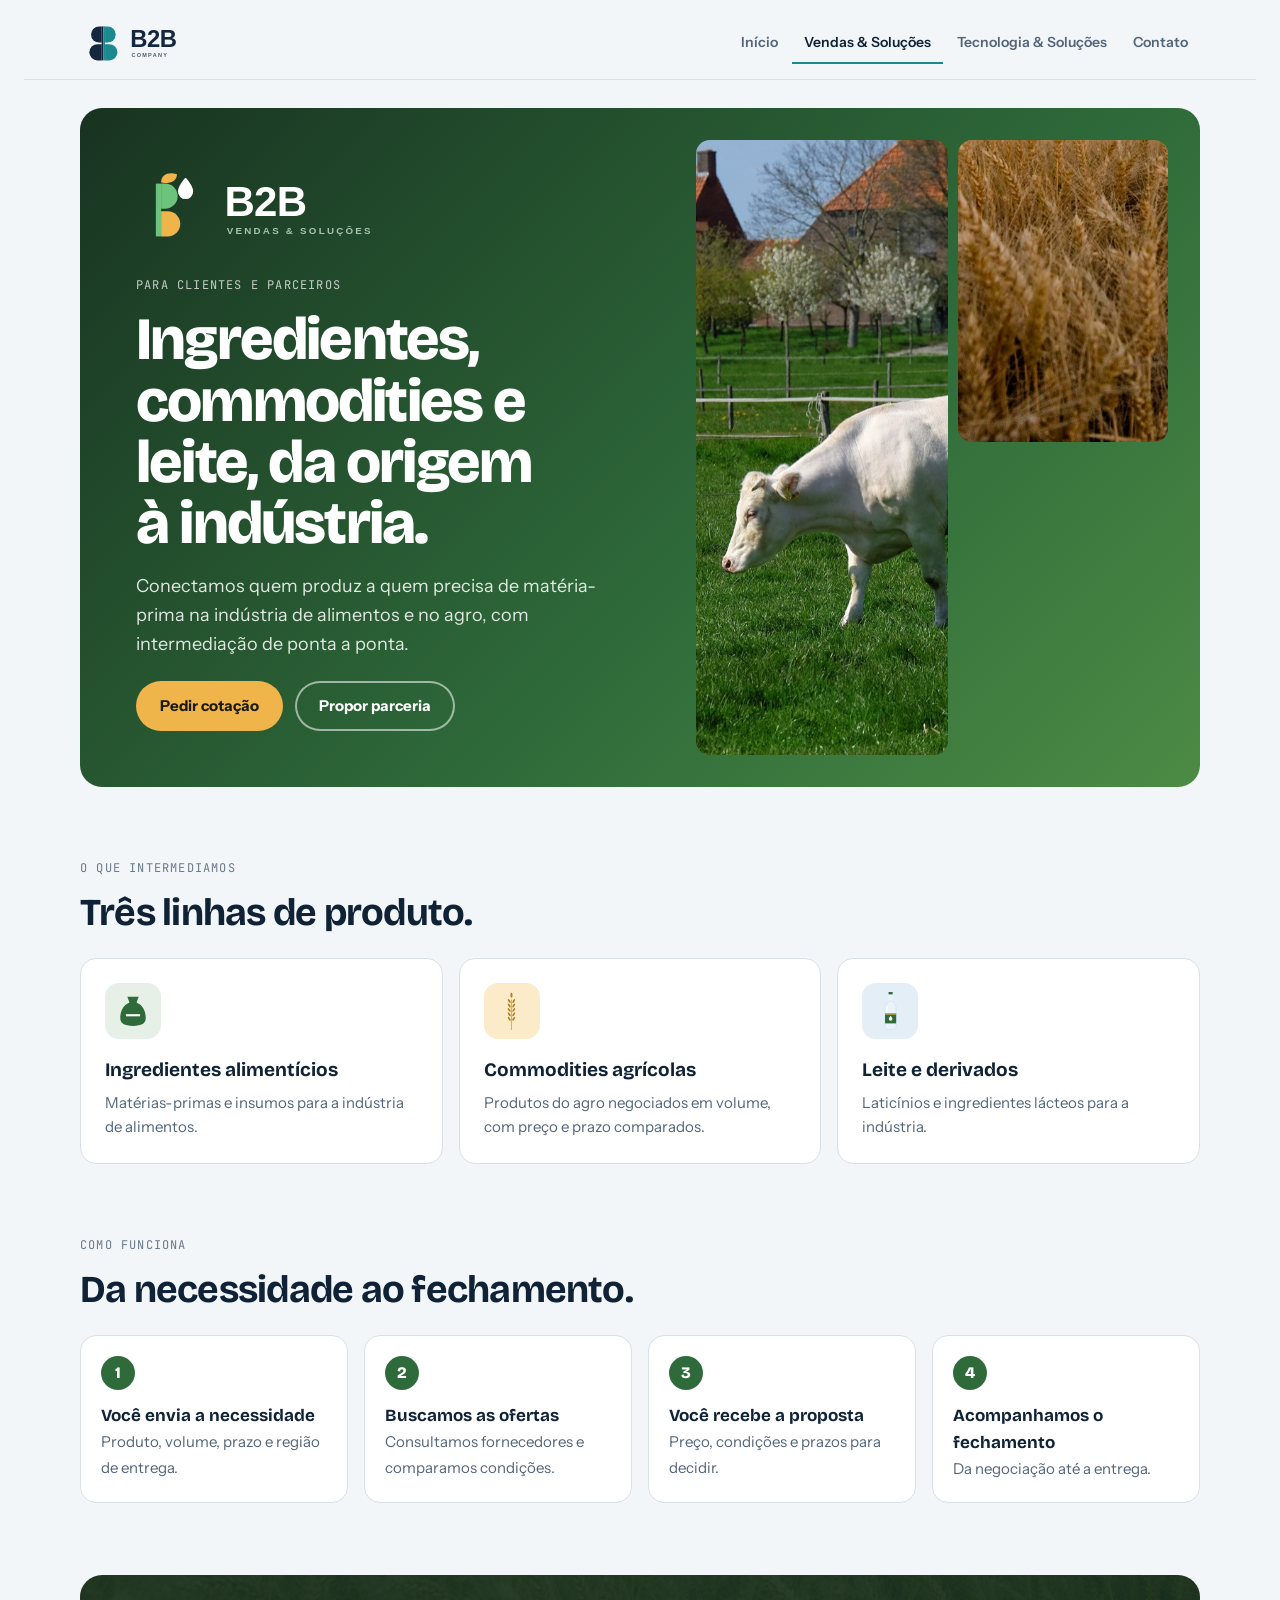
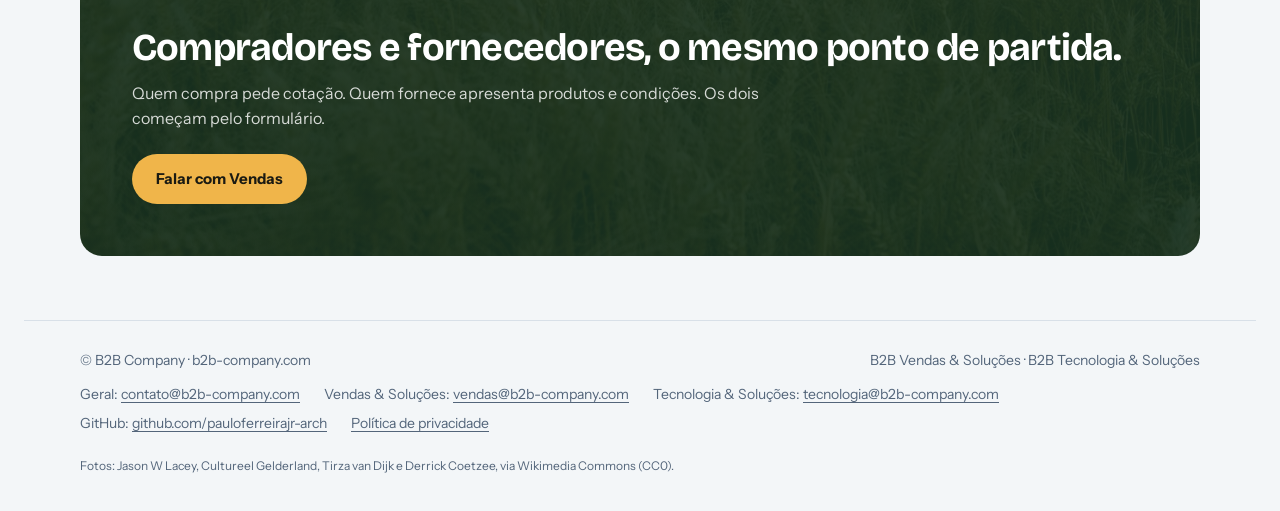
<file: vendas/index.html>
<!doctype html>
<html lang="pt-BR">
<head>
<meta charset="utf-8">
<meta name="viewport" content="width=device-width, initial-scale=1, viewport-fit=cover">
<title>B2B Vendas &amp; Soluções | Ingredientes, commodities e leite</title>
<meta name="description" content="Intermediação de ingredientes alimentícios, commodities agrícolas e laticínios para a indústria de alimentos e o agro.">
<link rel="canonical" href="https://b2b-company-site.pages.dev/vendas/">
<link rel="icon" href="/assets/favicon.svg" type="image/svg+xml">
<meta property="og:type" content="website">
<meta property="og:locale" content="pt_BR">
<meta property="og:site_name" content="B2B Company">
<meta property="og:title" content="B2B Vendas &amp; Soluções | Ingredientes, commodities e leite">
<meta property="og:description" content="Intermediação de ingredientes alimentícios, commodities agrícolas e laticínios para a indústria de alimentos e o agro.">
<meta property="og:url" content="https://b2b-company-site.pages.dev/vendas/">
<meta property="og:image" content="https://b2b-company-site.pages.dev/fotos/vaca.jpg">
<link rel="stylesheet" href="https://fonts.googleapis.com/css2?family=Bricolage+Grotesque:opsz,wght@12..96,500;12..96,700;12..96,800&family=Instrument+Sans:wght@400;500;600;700&family=JetBrains+Mono:wght@400;500&display=swap">
<link rel="stylesheet" href="/assets/css/site.css">
</head>
<body>
<svg width="0" height="0" style="position:absolute" aria-hidden="true"><defs>
<symbol id="wheat" viewBox="0 0 40 170"><path d="M20 170V34" stroke="currentColor" stroke-width="2.5" fill="none"/><ellipse cx="20" cy="14" rx="4.5" ry="12" fill="currentColor"/><ellipse cx="10" cy="40" rx="4" ry="10" transform="rotate(-32 10 40)" fill="currentColor"/><ellipse cx="30" cy="40" rx="4" ry="10" transform="rotate(32 30 40)" fill="currentColor"/><ellipse cx="10" cy="60" rx="4" ry="10" transform="rotate(-32 10 60)" fill="currentColor"/><ellipse cx="30" cy="60" rx="4" ry="10" transform="rotate(32 30 60)" fill="currentColor"/><ellipse cx="10" cy="80" rx="4" ry="10" transform="rotate(-32 10 80)" fill="currentColor"/><ellipse cx="30" cy="80" rx="4" ry="10" transform="rotate(32 30 80)" fill="currentColor"/><ellipse cx="10" cy="100" rx="4" ry="10" transform="rotate(-32 10 100)" fill="currentColor"/><ellipse cx="30" cy="100" rx="4" ry="10" transform="rotate(32 30 100)" fill="currentColor"/><ellipse cx="10" cy="120" rx="4" ry="10" transform="rotate(-32 10 120)" fill="currentColor"/><ellipse cx="30" cy="120" rx="4" ry="10" transform="rotate(32 30 120)" fill="currentColor"/></symbol>
<symbol id="bottle" viewBox="0 0 60 150"><rect x="22" y="0" width="16" height="11" rx="2" fill="#2F6B3A"/><rect x="20" y="10" width="20" height="26" fill="#EAF3FA"/><path d="M20 36C20 47 8 49 8 63V138Q8 148 18 148H42Q52 148 52 138V63C52 49 40 47 40 36Z" fill="#EAF3FA" stroke="#BFD6E6" stroke-width="1.5"/><rect x="8" y="84" width="44" height="40" fill="#2F6B3A"/><rect x="8" y="84" width="44" height="5" fill="#F0B54A"/><path d="M30 94C30 94 23 102 23 107A7 7 0 0 0 37 107C37 102 30 94 30 94Z" fill="#fff"/><rect x="13" y="58" width="5" height="22" rx="2.5" fill="#fff"/></symbol>
<symbol id="drop" viewBox="0 0 20 28"><path d="M10 1C10 1 1 12 1 18A9 9 0 0 0 19 18C19 12 10 1 10 1Z" fill="#fff"/></symbol>
</defs></svg>
<header><div class="wrap"><a href="/" class="brand lg" aria-label="B2B Company, início"><span class="on-l"><svg xmlns="http://www.w3.org/2000/svg" viewBox="0 0 400 110" width="400" height="110" role="img" aria-label="B2B COMPANY">
<g transform="translate(5 5)">
<rect x="46" y="10" width="4" height="80" fill="#14273F"/><rect x="50" y="10" width="4" height="80" fill="#1B8A8F"/>
<path d="M54 10 H60 A19 19 0 0 1 60 48 H54 Z" fill="#1B8A8F"/><path d="M54 52 H64 A19 19 0 0 1 64 90 H54 Z" fill="#1B8A8F"/>
<g transform="translate(100 0) scale(-1 1)"><path d="M54 10 H60 A19 19 0 0 1 60 48 H54 Z" fill="#14273F"/><path d="M54 52 H64 A19 19 0 0 1 64 90 H54 Z" fill="#14273F"/></g></g>
<text x="118" y="64" font-family="'Helvetica Neue',Helvetica,Arial,sans-serif" font-size="56" font-weight="800" letter-spacing="-1" fill="#14273F">B2B</text>
<text x="121" y="88" font-family="'Helvetica Neue',Helvetica,Arial,sans-serif" font-size="13" font-weight="600" letter-spacing="3" fill="#4A5B70">COMPANY</text>
</svg></span><span class="on-d"><svg xmlns="http://www.w3.org/2000/svg" viewBox="0 0 400 110" width="400" height="110" role="img" aria-label="B2B COMPANY">
<g transform="translate(5 5)">
<rect x="46" y="10" width="4" height="80" fill="#E8EEF5"/><rect x="50" y="10" width="4" height="80" fill="#3CC5C9"/>
<path d="M54 10 H60 A19 19 0 0 1 60 48 H54 Z" fill="#3CC5C9"/><path d="M54 52 H64 A19 19 0 0 1 64 90 H54 Z" fill="#3CC5C9"/>
<g transform="translate(100 0) scale(-1 1)"><path d="M54 10 H60 A19 19 0 0 1 60 48 H54 Z" fill="#E8EEF5"/><path d="M54 52 H64 A19 19 0 0 1 64 90 H54 Z" fill="#E8EEF5"/></g></g>
<text x="118" y="64" font-family="'Helvetica Neue',Helvetica,Arial,sans-serif" font-size="56" font-weight="800" letter-spacing="-1" fill="#FFFFFF">B2B</text>
<text x="121" y="88" font-family="'Helvetica Neue',Helvetica,Arial,sans-serif" font-size="13" font-weight="600" letter-spacing="3" fill="#9FB0C4">COMPANY</text>
</svg></span></a>
<nav aria-label="Principal"><a href="/">Início</a><a href="/vendas/" aria-current="page">Vendas &amp; Soluções</a><a href="/tecnologia/">Tecnologia &amp; Soluções</a><a href="/contato/">Contato</a></nav></div></header>

<main class="wrap">

<section class="view">
<div class="hero v split">
<div class="txt">
<div class="brand-in lg"><span class="on-d" style="display:block"><svg xmlns="http://www.w3.org/2000/svg" viewBox="0 0 400 110" width="400" height="110" role="img" aria-label="B2B VENDAS &amp; SOLUÇÕES">
<g transform="translate(-14 12) scale(.88)">
<rect x="46" y="10" width="8" height="80" fill="#6CC47C"/>
<path d="M54 10 H60 A19 19 0 0 1 60 48 H54 Z" fill="#6CC47C"/><path d="M54 52 H64 A19 19 0 0 1 64 90 H54 Z" fill="#F0B54A"/>
<path d="M54 8 C54 -4 66 -8 78 -4 C78 6 68 12 54 8 Z" fill="#F0B54A"/>
<path d="M91 3 C91 3 81 15 81 22 A10 10 0 0 0 101 22 C101 15 91 3 91 3 Z" fill="#FFFFFF" stroke="#FFFFFF" stroke-width="3" stroke-linejoin="round"/></g>
<text x="118" y="64" font-family="'Helvetica Neue',Helvetica,Arial,sans-serif" font-size="56" font-weight="800" letter-spacing="-1" fill="#FFFFFF">B2B</text>
<text x="121" y="88" font-family="'Helvetica Neue',Helvetica,Arial,sans-serif" font-size="13" font-weight="600" letter-spacing="3" fill="#A8C4AE">VENDAS &amp; SOLUÇÕES</text>
</svg></span></div>
<p class="eyebrow">Para clientes e parceiros</p>
<h1>Ingredientes, commodities e leite, da origem à indústria.</h1>
<p class="lead">Conectamos quem produz a quem precisa de matéria-prima na indústria de alimentos e no agro, com intermediação de ponta a ponta.</p>
<div class="actions"><a class="btn amber" href="/contato/">Pedir cotação</a><a class="btn ghost" href="/contato/">Propor parceria</a></div>
</div>
<div class="art photos" role="img" aria-label="Vaca no pasto e campo de trigo"><img class="p1" src="/fotos/vaca.jpg" alt="" loading="lazy" width="1300" height="866"><img class="p2" src="/fotos/trigo.jpg" alt="" loading="lazy" width="1300" height="419"></div>
</div>

<div class="sec"><p class="eyebrow">O que intermediamos</p><h2>Três linhas de produto.</h2>
<div class="cards">
<div class="card"><div class="ico g"><svg viewBox="0 0 48 48" fill="currentColor"><path d="M16 4h16l-3 8c9 4 13 12 13 22 0 8-6 11-18 11S6 42 6 34c0-10 4-18 13-22z"/><path d="M14 30h20" stroke="#fff" stroke-width="3" fill="none"/></svg></div><h3>Ingredientes alimentícios</h3><p>Matérias-primas e insumos para a indústria de alimentos.</p></div>
<div class="card"><div class="ico a"><svg viewBox="0 0 40 170" style="height:38px;width:auto"><use href="#wheat"/></svg></div><h3>Commodities agrícolas</h3><p>Produtos do agro negociados em volume, com preço e prazo comparados.</p></div>
<div class="card"><div class="ico m"><svg viewBox="0 0 60 150" style="height:38px;width:auto"><use href="#bottle"/></svg></div><h3>Leite e derivados</h3><p>Laticínios e ingredientes lácteos para a indústria.</p></div>
</div></div>

<div class="sec"><p class="eyebrow">Como funciona</p><h2>Da necessidade ao fechamento.</h2>
<ol class="steps">
<li><b>Você envia a necessidade</b><span>Produto, volume, prazo e região de entrega.</span></li>
<li><b>Buscamos as ofertas</b><span>Consultamos fornecedores e comparamos condições.</span></li>
<li><b>Você recebe a proposta</b><span>Preço, condições e prazos para decidir.</span></li>
<li><b>Acompanhamos o fechamento</b><span>Da negociação até a entrega.</span></li>
</ol></div>

<div class="cta v"><h2>Compradores e fornecedores, o mesmo ponto de partida.</h2><p>Quem compra pede cotação. Quem fornece apresenta produtos e condições. Os dois começam pelo formulário.</p><div class="actions"><a class="btn amber" href="/contato/">Falar com Vendas</a></div></div>
</section>
</main>
<footer><div class="wrap"><span>© B2B Company · b2b-company.com</span><span>B2B Vendas &amp; Soluções · B2B Tecnologia &amp; Soluções</span>
<ul class="fcontact" aria-label="Contatos"><li>Geral: <a href="mailto:contato@b2b-company.com">contato@b2b-company.com</a></li><li>Vendas &amp; Soluções: <a href="mailto:vendas@b2b-company.com">vendas@b2b-company.com</a></li><li>Tecnologia &amp; Soluções: <a href="mailto:tecnologia@b2b-company.com">tecnologia@b2b-company.com</a></li><li>GitHub: <a href="https://github.com/pauloferreirajr-arch" target="_blank" rel="noopener">github.com/pauloferreirajr-arch</a></li><li><a href="/privacidade/">Política de privacidade</a></li></ul>
<span class="credits" style="flex-basis:100%">Fotos: Jason W Lacey, Cultureel Gelderland, Tirza van Dijk e Derrick Coetzee, via Wikimedia Commons (CC0).</span></div></footer>
<script src="/assets/js/site.js" defer></script>
</body>
</html>
</file>
<file: assets/css/site.css>
:root{--img-wheat:url(/fotos/trigo.jpg);--img-cow:url(/fotos/vaca.jpg);--img-servers:url(/fotos/servidores.jpg);--img-code:url(/fotos/codigo.jpg);}
/* layout: cards-herói ilustrados em tela larga (nascer do sol sobre o campo que vira circuito), seções em grade com ícones, vendas em verde/âmbar e tecnologia em azul/ciano */
:root{--bg:#F3F6F8;--surface:#FFFFFF;--fg:#0F2236;--muted:#53657A;--line:#D8E0E8;--teal:#1B8A8F;--green:#2F6B3A;--blue:#1F5FD1;--vtint:#E6F0E6;--ttint:#E6EEFB;--btn-fg:#FFFFFF;--display:'Bricolage Grotesque','Helvetica Neue',Arial,sans-serif;--body:'Instrument Sans','Helvetica Neue',Arial,sans-serif;--mono:'JetBrains Mono',ui-monospace,Menlo,monospace}
@media (prefers-color-scheme:dark){:root:not([data-theme="light"]){--bg:#0B1520;--surface:#122030;--fg:#E8EEF5;--muted:#9FB0C4;--line:#233447;--teal:#3CC5C9;--green:#6CC47C;--blue:#6B98FF;--vtint:#14261A;--ttint:#13203A;--btn-fg:#0B1520;color-scheme:dark}}
:root[data-theme="dark"]{--bg:#0B1520;--surface:#122030;--fg:#E8EEF5;--muted:#9FB0C4;--line:#233447;--teal:#3CC5C9;--green:#6CC47C;--blue:#6B98FF;--vtint:#14261A;--ttint:#13203A;--btn-fg:#0B1520;color-scheme:dark}
*{box-sizing:border-box}
body{background:var(--bg);color:var(--fg);font-family:var(--body);font-size:16px;line-height:1.6;padding-left:max(16px,env(safe-area-inset-left,0px));padding-right:max(16px,env(safe-area-inset-right,0px))}
.wrap{max-width:1120px;margin:0 auto}
.lg svg{display:block;width:100%;height:auto}
.lg .on-d{display:none}
@media (prefers-color-scheme:dark){:root:not([data-theme="light"]) .lg .on-l{display:none}:root:not([data-theme="light"]) .lg .on-d{display:block}}
:root[data-theme="dark"] .lg .on-l{display:none}:root[data-theme="dark"] .lg .on-d{display:block}
header{position:sticky;top:env(safe-area-inset-top,0px);z-index:5;background:var(--bg);border-bottom:1px solid var(--line)}
header .wrap{display:flex;align-items:center;justify-content:space-between;gap:12px 20px;flex-wrap:wrap;padding-block:12px}
header .brand{width:170px;display:block}
nav{display:flex;gap:2px;flex-wrap:wrap}
nav a{padding:8px 12px;color:var(--muted);text-decoration:none;font-size:14px;font-weight:600;border-bottom:2px solid transparent}
nav a:hover,nav a[aria-current="page"]{color:var(--fg);border-bottom-color:var(--teal)}
a:focus-visible,.btn:focus-visible,input:focus-visible,select:focus-visible,textarea:focus-visible{outline:3px solid var(--teal);outline-offset:2px}
.view{padding-block:28px 64px}
.eyebrow{font-family:var(--mono);font-size:12px;letter-spacing:.1em;text-transform:uppercase;margin:0 0 14px;opacity:.85}
h1,h2,h3{font-family:var(--display)}
h1{font-size:clamp(34px,5.6vw,60px);line-height:1.02;letter-spacing:-.03em;font-weight:800;margin:0 0 18px;text-wrap:balance}
h2{font-size:clamp(26px,3.4vw,38px);line-height:1.1;letter-spacing:-.02em;font-weight:700;margin:0 0 12px;text-wrap:balance}
h3{font-size:19px;margin:0 0 6px;font-weight:700}
p{margin:0 0 14px;max-width:60ch}
.lead{font-size:18px;max-width:52ch}
.btn{display:inline-block;padding:13px 24px;font-weight:700;font-size:15px;text-decoration:none;border:0;cursor:pointer;font-family:inherit;background:var(--teal);color:var(--btn-fg);border-radius:999px}
.btn.amber{background:#F0B54A;color:#1A1A12}
.btn.ghost{background:transparent;color:#fff;box-shadow:inset 0 0 0 2px rgba(255,255,255,.55)}
.btn.v{background:var(--green)}.btn.t{background:var(--blue)}
.actions{display:flex;gap:12px;flex-wrap:wrap;margin-top:22px}
/* heros */
.hero{position:relative;overflow:hidden;border-radius:22px;color:#fff}
.hero.home{background:linear-gradient(90deg,rgba(8,24,40,.9) 0%,rgba(8,24,40,.62) 55%,rgba(8,24,40,.2) 100%),var(--img-wheat) center/cover #12405B}
.hero.home .txt{padding-bottom:clamp(60px,12vw,150px)}
.hero .txt{position:relative;z-index:2;padding:clamp(28px,5vw,60px) clamp(20px,5vw,56px) 0;max-width:720px}
.hero .txt p{color:rgba(255,255,255,.86)}
.hero svg.scene{display:block;width:100%;height:clamp(170px,28vw,330px);margin-top:-8px;position:relative;z-index:1}
.split{display:grid;grid-template-columns:minmax(0,1.1fr) minmax(0,.9fr);align-items:center}
.hero.v{background:linear-gradient(135deg,#183321 0%,#2F6B3A 60%,#4C8B45 100%)}
.hero.t{background:linear-gradient(135deg,rgba(7,20,48,.95) 0%,rgba(15,45,107,.88) 55%,rgba(31,95,209,.6) 100%),var(--img-servers) center top/cover #0F2D6B}
.hero.split .txt{padding-bottom:clamp(28px,5vw,56px)}
.hero .art{align-self:end;min-width:0}
.hero .art svg{display:block;width:100%;height:auto}
.hero .brand-in{width:min(100%,300px);margin-bottom:26px}
.code{margin:clamp(20px,4vw,40px) clamp(16px,4vw,40px) clamp(20px,4vw,40px) 0;background:#06112A;border:1px solid rgba(255,255,255,.14);border-radius:12px;box-shadow:0 20px 50px rgba(0,0,0,.35);min-width:0;position:relative;z-index:2}
.code .bar{display:flex;gap:6px;align-items:center;padding:10px 14px;border-bottom:1px solid rgba(255,255,255,.1);font-family:var(--mono);font-size:12px;color:#8FA6CF}
.code .bar i{width:10px;height:10px;border-radius:50%;background:#2B3F6B;display:block}
.code pre{margin:0;padding:14px 16px;font-family:var(--mono);font-size:12.5px;line-height:1.65;color:#D3E0FF;overflow-x:auto}
.code .k{color:#7FB0FF}.code .s{color:#7EE0C3}.code .f{color:#FFD479}.code .c{color:#6C84B5}
/* sections */
.sec{margin-top:72px}
.sec>.eyebrow{color:var(--muted)}
.cards{display:grid;grid-template-columns:repeat(auto-fit,minmax(250px,1fr));gap:16px;margin-top:24px}
.card{padding:24px;background:var(--surface);border:1px solid var(--line);border-radius:16px;min-width:0}
.card p{color:var(--muted);margin:0;font-size:15px}
.card.hasimg{padding:0;overflow:hidden}.card.hasimg .body{padding:22px 24px 24px}.shot{aspect-ratio:16/10;background-size:cover;background-position:center}
.hero .art.photos{align-self:stretch;display:grid;grid-template-columns:1.2fr 1fr;grid-template-rows:1fr 1fr;gap:10px;min-height:340px;padding:clamp(16px,3vw,32px) clamp(16px,3vw,32px) clamp(16px,3vw,32px) 0}
.photos div{border-radius:14px;background-size:cover;background-position:center}.photos .p1{grid-row:1/3}
footer .credits{margin-top:10px;font-size:12px}
.ico{width:56px;height:56px;border-radius:14px;display:grid;place-items:center;margin-bottom:16px}
.ico svg{width:34px;height:34px}
.ico.a{background:#FBEBC9;color:#B97A12}.ico.m{background:#E3EEF7;color:#2A6FA0}.ico.k{background:var(--ttint);color:var(--blue)}.ico.g{background:var(--vtint);color:var(--green)}
.ico.mono{font-family:var(--mono);font-weight:500;font-size:15px}
.doors{display:grid;grid-template-columns:repeat(2,minmax(0,1fr));gap:20px;margin-top:24px}
.door{display:flex;flex-direction:column;gap:16px;padding:28px;border-radius:20px;text-decoration:none;color:inherit;min-width:0;border:1px solid var(--line);background:var(--surface)}
.door .lg{width:min(100%,300px)}
.door p{color:var(--muted);margin:0}
.door .go{font-weight:700}
.door.v{background:var(--vtint);border-color:transparent}.door.v .go{color:var(--green)}
.door.t{background:var(--ttint);border-color:transparent}.door.t .go{color:var(--blue)}
.door:hover{outline:2px solid currentColor}
.steps{display:grid;grid-template-columns:repeat(auto-fit,minmax(220px,1fr));gap:16px;margin:24px 0 0;padding:0;list-style:none;counter-reset:s}
.steps li{counter-increment:s;padding:20px;border-radius:16px;background:var(--surface);border:1px solid var(--line)}
.steps li::before{content:counter(s);display:grid;place-items:center;width:34px;height:34px;border-radius:50%;background:var(--green);color:#fff;font-weight:800;font-family:var(--display);margin-bottom:12px}
.steps b{display:block;font-family:var(--display);font-size:17px}
.steps span{color:var(--muted);font-size:15px}
.cta{margin-top:72px;padding:clamp(28px,5vw,52px);border-radius:22px;background:#0B1D33;color:#fff;position:relative;overflow:hidden}
.cta.v{background:linear-gradient(rgba(24,51,33,.9),rgba(24,51,33,.9)),var(--img-wheat) center/cover #183321}.cta.t{background:linear-gradient(rgba(11,31,77,.88),rgba(11,31,77,.88)),var(--img-code) center/cover #0B1F4D}
.cta p{color:rgba(255,255,255,.82)}
.tag{display:inline-block;font-family:var(--mono);font-size:11px;letter-spacing:.06em;text-transform:uppercase;padding:3px 8px;border-radius:999px;background:var(--ttint);color:var(--blue);margin-bottom:12px}
.pcard{padding:24px;border-radius:16px;border:1px solid var(--line);background:var(--surface);min-width:0}
.pcard p{color:var(--muted);font-size:15px;margin:0}
.note{font-size:14px;color:var(--muted)}
form{display:grid;gap:14px;max-width:560px;margin-top:20px}
label{font-size:14px;font-weight:700;display:grid;gap:6px}
input,select,textarea{font:inherit;padding:12px 14px;border:1px solid var(--line);background:var(--surface);color:var(--fg);width:100%;border-radius:10px}
textarea{min-height:120px;resize:vertical}
.contact{display:grid;grid-template-columns:minmax(0,1fr) minmax(0,1fr);gap:48px;margin-top:32px}
.addr{display:grid;gap:14px;margin-top:20px}
.addr div{padding:4px 0 4px 16px;border-left:4px solid var(--teal)}
.addr .v{border-color:var(--green)}.addr .t{border-color:var(--blue)}
.addr small{display:block;color:var(--muted);font-size:13px}
.addr b{overflow-wrap:anywhere}.addr a{color:inherit;text-decoration-color:var(--teal);text-underline-offset:3px}
.pending{color:var(--muted);font-style:italic}
.filters{display:flex;gap:8px;flex-wrap:wrap;margin-top:18px}
.fl{font:inherit;font-size:14px;font-weight:600;padding:8px 16px;border-radius:999px;border:1px solid var(--line);background:var(--surface);color:var(--fg);cursor:pointer}
.fl[aria-pressed="true"]{background:var(--blue);border-color:var(--blue);color:#fff}
.fl:focus-visible{outline:3px solid var(--teal);outline-offset:2px}
#pf{grid-template-columns:repeat(auto-fit,minmax(min(100%,300px),1fr))}
.pcard{display:flex;flex-direction:column;gap:12px;border-style:solid}
.pcard h3{margin:0}.pcard[hidden]{display:none}
.chips{display:flex;gap:6px;flex-wrap:wrap;margin-top:auto}
.chips span{font-family:var(--mono);font-size:11px;padding:3px 9px;border-radius:999px;background:var(--ttint);color:var(--blue)}
.plink{font-weight:700;font-size:14px;color:var(--blue);text-decoration:none}
.plink:hover{text-decoration:underline}
footer{border-top:1px solid var(--line);padding-block:28px;color:var(--muted);font-size:14px}
footer .wrap{display:flex;flex-wrap:wrap;justify-content:space-between;gap:12px}
@media(max-width:820px){.split{grid-template-columns:1fr}.code{margin:0 16px 20px}.hero .art.photos{max-width:none;margin:0;padding:0 16px 20px;min-height:260px}.doors,.contact{grid-template-columns:1fr}.contact{gap:32px}}
@media(prefers-reduced-motion:no-preference){.view{animation:in .3s ease-out}@keyframes in{from{opacity:.001;transform:translateY(8px)}to{opacity:1;transform:none}}}
img.shot{display:block;width:100%;height:auto;object-fit:cover}
.photos img{display:block;width:100%;height:100%;min-height:0;object-fit:cover;border-radius:14px}
footer .fcontact{flex-basis:100%;list-style:none;margin:0;padding:0;display:flex;flex-wrap:wrap;gap:6px 24px}
footer .fcontact a{color:inherit;text-underline-offset:3px;overflow-wrap:anywhere}
label.check{display:flex;gap:10px;align-items:flex-start;font-weight:500}
label.check input{width:auto;margin-top:5px}
.prose{max-width:72ch}.prose h2{font-size:clamp(20px,2.4vw,26px);margin:36px 0 10px}.prose p,.prose li{max-width:none}.prose ul{padding-left:22px;margin:0 0 14px}.prose li{margin-bottom:6px}.prose a{color:var(--teal)}
.note a,label.check a{color:var(--teal);text-underline-offset:3px}
.hp{position:absolute;left:-9999px;width:1px;height:1px;overflow:hidden}
#fb.ok{color:var(--green);font-weight:600}#fb.err{color:#B3261E;font-weight:600}@media (prefers-color-scheme:dark){:root:not([data-theme="light"]) #fb.err{color:#FF8A80}}
.btn[disabled]{opacity:.6;cursor:wait}
</file>
